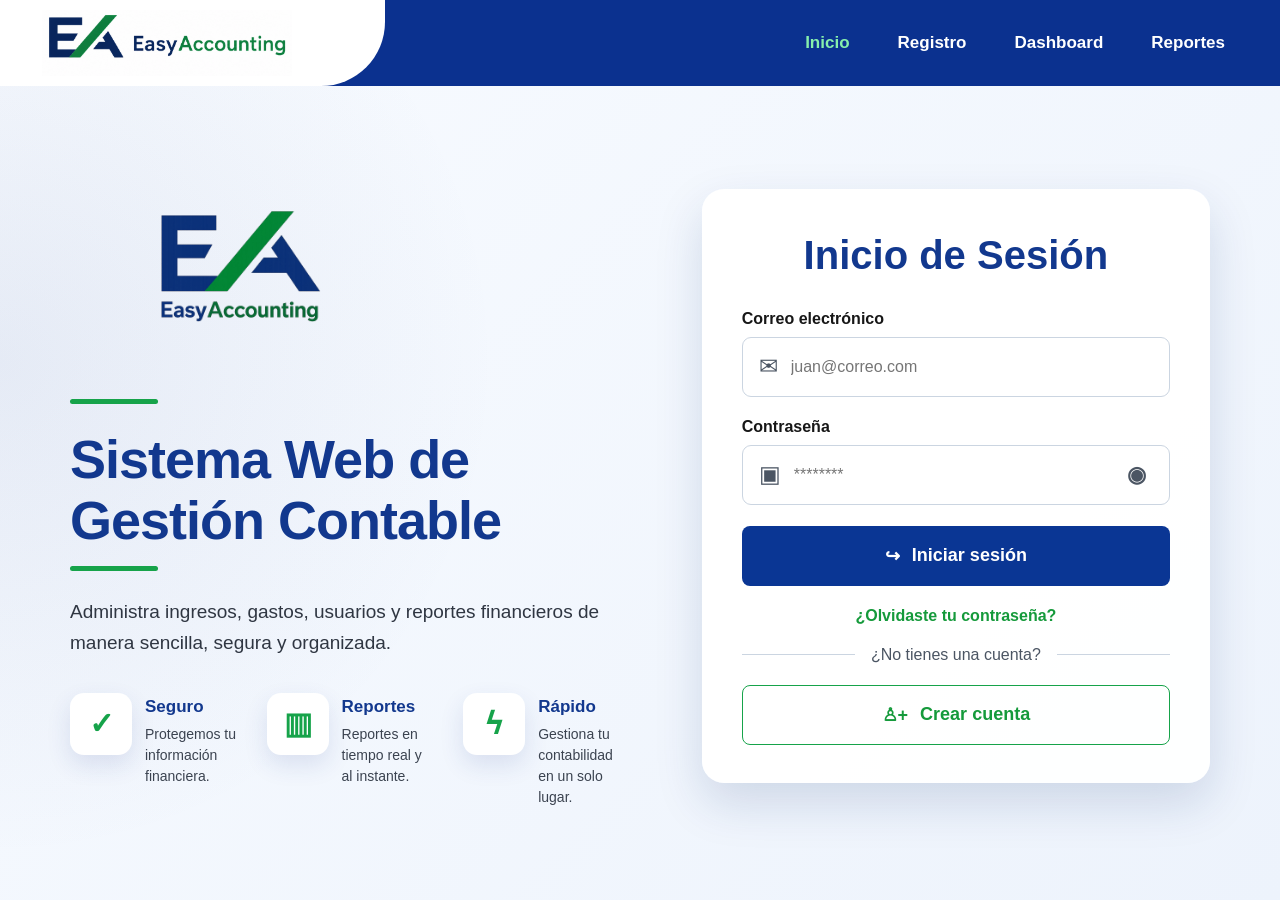
<file: index.html>
<!DOCTYPE html>
<html lang="es">

<head>
    <meta charset="UTF-8">
    <meta name="viewport" content="width=device-width, initial-scale=1.0">

    <title>EasyAccounting | Inicio de sesión</title>

    <link rel="stylesheet" href="styles.css">
</head>

<body class="inicio-body">

    <!-- Encabezado -->
    <header class="inicio-navbar">

        <div class="inicio-logo">
            <img
                src="img/logo.png"
                alt="Logo de EasyAccounting"
            >
        </div>

        <nav aria-label="Navegación principal">
            <a class="enlace-activo" href="index.html">Inicio</a>
            <a href="registro.html">Registro</a>
            <a href="dashboard.html">Dashboard</a>
            <a href="reportes.html">Reportes</a>
        </nav>

    </header>

    <!-- Contenido principal -->
    <main class="inicio-hero">

        <!-- Presentación -->
        <section class="inicio-presentacion">

            <img
                class="logo-principal"
                src="img/logo-grande.png"
                alt="Logo principal de EasyAccounting"
            >

            <div class="linea-verde"></div>

            <h1>
                Sistema Web de<br>
                Gestión Contable
            </h1>

            <div class="linea-verde"></div>

            <p class="descripcion-inicio">
                Administra ingresos, gastos, usuarios y reportes financieros
                de manera sencilla, segura y organizada.
            </p>

            <div class="beneficios">

                <article class="beneficio">
                    <div class="beneficio-icono">✓</div>

                    <div>
                        <h3>Seguro</h3>
                        <p>Protegemos tu información financiera.</p>
                    </div>
                </article>

                <article class="beneficio">
                    <div class="beneficio-icono">▥</div>

                    <div>
                        <h3>Reportes</h3>
                        <p>Reportes en tiempo real y al instante.</p>
                    </div>
                </article>

                <article class="beneficio">
                    <div class="beneficio-icono">ϟ</div>

                    <div>
                        <h3>Rápido</h3>
                        <p>Gestiona tu contabilidad en un solo lugar.</p>
                    </div>
                </article>

            </div>

        </section>

        <!-- Inicio de sesión -->
        <section class="inicio-login" aria-labelledby="titulo-login">

            <h2 id="titulo-login">Inicio de Sesión</h2>

            <form action="dashboard.html" method="get">

                <div class="campo-login">
                    <label for="correo">Correo electrónico</label>

                    <div class="input-login">
                        <span aria-hidden="true">✉</span>

                        <input
                            type="email"
                            id="correo"
                            name="correo"
                            placeholder="juan@correo.com"
                            autocomplete="email"
                            required
                        >
                    </div>
                </div>

                <div class="campo-login">
                    <label for="contrasena">Contraseña</label>

                    <div class="input-login">
                        <span aria-hidden="true">▣</span>

                        <input
                            type="password"
                            id="contrasena"
                            name="contrasena"
                            placeholder="********"
                            autocomplete="current-password"
                            required
                        >

                        <button
                            class="mostrar-contrasena"
                            type="button"
                            aria-label="Mostrar contraseña"
                            onclick="mostrarContrasena()"
                        >
                            ◉
                        </button>
                    </div>
                </div>

                <button class="boton-login" type="submit">
                    <span>↪</span>
                    Iniciar sesión
                </button>

            </form>

            <a class="recuperar-enlace" href="error.html">
                ¿Olvidaste tu contraseña?
            </a>

            <div class="separador-registro">
                <span>¿No tienes una cuenta?</span>
            </div>

            <a class="boton-crear-cuenta" href="registro.html">
                <span>♙+</span>
                Crear cuenta
            </a>

        </section>

    </main>

    <script>
        function mostrarContrasena() {
            const campo = document.getElementById("contrasena");
            const boton = document.querySelector(".mostrar-contrasena");

            const mostrar = campo.type === "password";

            campo.type = mostrar ? "text" : "password";
            boton.textContent = mostrar ? "◎" : "◉";
            boton.setAttribute(
                "aria-label",
                mostrar ? "Ocultar contraseña" : "Mostrar contraseña"
            );
        }
    </script>

<script src="script.js"></script>

</body>

</html>
</file>
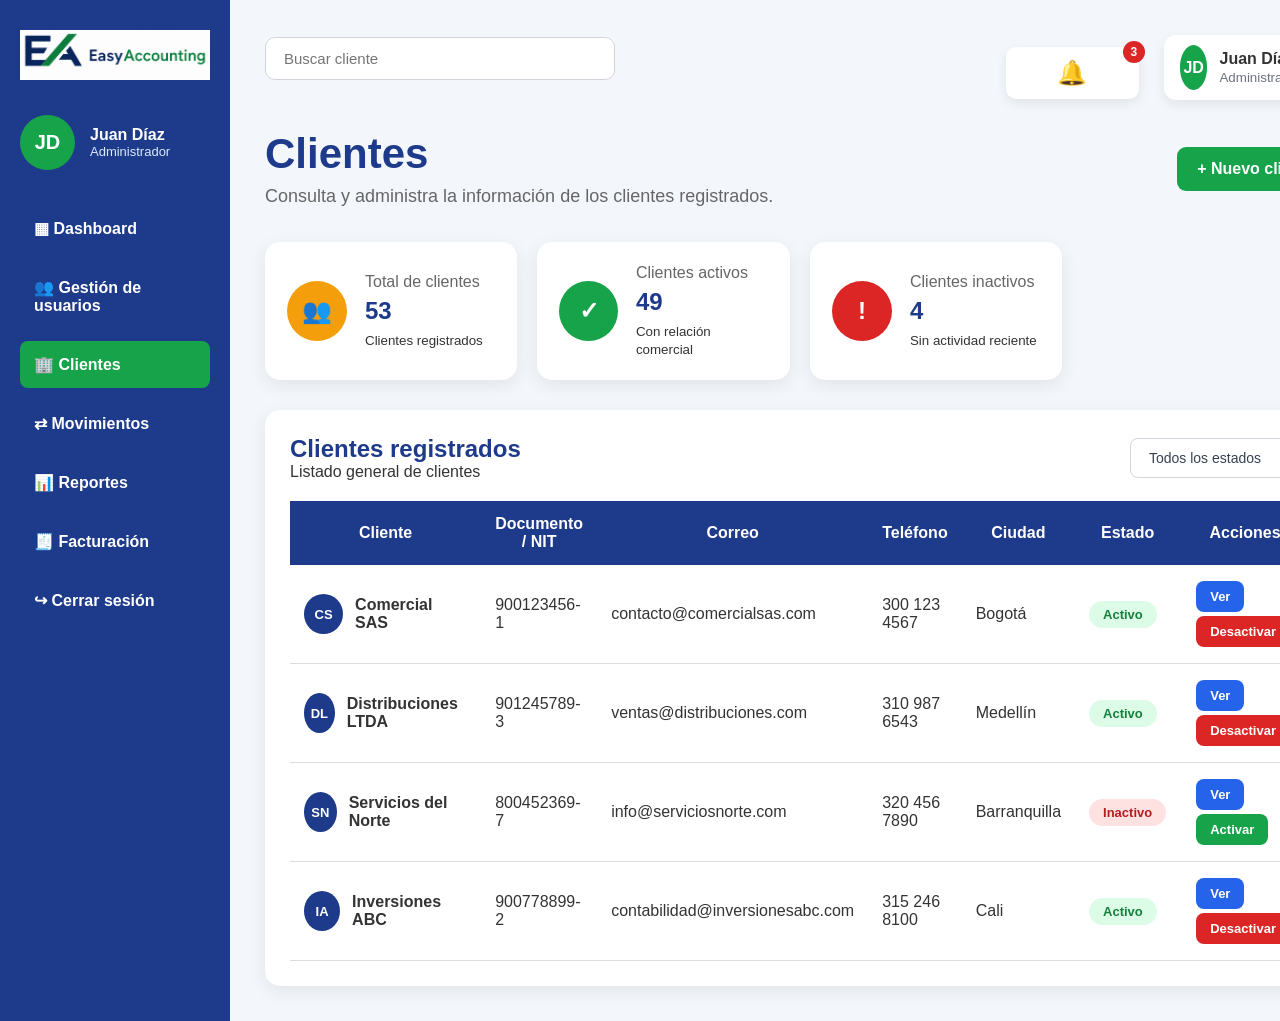
<file: clientes.html>
<!DOCTYPE html>
<html lang="es">

<head>
    <meta charset="UTF-8">
    <meta name="viewport" content="width=device-width, initial-scale=1.0">

    <title>EasyAccounting | Clientes</title>

    <link rel="stylesheet" href="styles.css">
</head>

<body class="dashboard-body">

    <div class="app-layout">

        <aside class="sidebar">

            <div class="sidebar-logo">
                <img src="img/logo.png" alt="Logo EasyAccounting">
            </div>

            <div class="usuario">
                <div class="avatar">JD</div>

                <div>
                    <strong>Juan Díaz</strong>
                    <span>Administrador</span>
                </div>
            </div>

            <nav class="sidebar-menu">

                <a href="dashboard.html">
                    <span>▦</span>
                    Dashboard
                </a>

                <a href="usuarios.html">
                    <span>👥</span>
                    Gestión de usuarios
                </a>

                <a class="activo" href="clientes.html">
                    <span>🏢</span>
                    Clientes
                </a>

                <a href="movimientos.html">
                    <span>⇄</span>
                    Movimientos
                </a>

                <a href="reportes.html">
                    <span>📊</span>
                    Reportes
                </a>

                <a href="facturas.html">
                    <span>🧾</span>
                    Facturación
                </a>

                <a href="index.html">
                    <span>↪</span>
                    Cerrar sesión
                </a>

            </nav>

        </aside>

        <main class="dashboard-main">

            <header class="topbar">

                <div class="topbar-busqueda">
                    <input
                         class="buscador-tabla"
                        type="search"
                        placeholder="Buscar cliente"
                        aria-label="Buscar cliente"
                    >
                </div>

                <div class="topbar-acciones">

                    <button class="notificacion" type="button" aria-label="Notificaciones">
                        🔔
                        <span>3</span>
                    </button>

                    <div class="perfil-usuario">
                        <div class="perfil-avatar">JD</div>

                        <div>
                            <strong>Juan Díaz</strong>
                            <small>Administrador</small>
                        </div>
                    </div>

                </div>

            </header>

            <section class="encabezado-dashboard">

                <div>
                    <h1>Clientes</h1>

                    <p>
                        Consulta y administra la información de los clientes registrados.
                    </p>
                </div>

                <a class="boton-nuevo" href="#" id="nuevo-cliente">
                    + Nuevo cliente
                </a>

            </section>

            <section class="resumen-grid clientes-resumen">

                <article class="resumen-card">

                    <div class="resumen-icon usuario-icon">👥</div>

                    <div>
                        <span>Total de clientes</span>
                        <h2>53</h2>
                        <small>Clientes registrados</small>
                    </div>

                </article>

                <article class="resumen-card">

                    <div class="resumen-icon ingreso-icon">✓</div>

                    <div>
                        <span>Clientes activos</span>
                        <h2>49</h2>
                        <small>Con relación comercial</small>
                    </div>

                </article>

                <article class="resumen-card">

                    <div class="resumen-icon gasto-icon">!</div>

                    <div>
                        <span>Clientes inactivos</span>
                        <h2>4</h2>
                        <small>Sin actividad reciente</small>
                    </div>

                </article>

            </section>

            <section class="panel">

                <div class="panel-header">

                    <div>
                        <h2>Clientes registrados</h2>
                        <span>Listado general de clientes</span>
                    </div>

                    <select class="filtro-usuarios">
                        <option>Todos los estados</option>
                        <option>Activos</option>
                        <option>Inactivos</option>
                    </select>

                </div>

                <div class="tabla-responsive">

                    <table class="tabla-dashboard">

                        <thead>
                            <tr>
                                <th>Cliente</th>
                                <th>Documento / NIT</th>
                                <th>Correo</th>
                                <th>Teléfono</th>
                                <th>Ciudad</th>
                                <th>Estado</th>
                                <th>Acciones</th>
                            </tr>
                        </thead>

                        <tbody>

                            <tr>
                                <td>
                                    <div class="usuario-tabla">
                                        <div class="mini-avatar">CS</div>
                                        <strong>Comercial SAS</strong>
                                    </div>
                                </td>

                                <td>900123456-1</td>
                                <td>contacto@comercialsas.com</td>
                                <td>300 123 4567</td>
                                <td>Bogotá</td>

                                <td>
                                    <span class="estado-cliente cliente-activo">
                                        Activo
                                    </span>
                                </td>

                                <td>
                                    <button class="boton-accion editar">
                                        Ver
                                    </button>

                                    <button class="boton-accion desactivar">
                                        Desactivar
                                    </button>
                                </td>
                            </tr>

                            <tr>
                                <td>
                                    <div class="usuario-tabla">
                                        <div class="mini-avatar">DL</div>
                                        <strong>Distribuciones LTDA</strong>
                                    </div>
                                </td>

                                <td>901245789-3</td>
                                <td>ventas@distribuciones.com</td>
                                <td>310 987 6543</td>
                                <td>Medellín</td>

                                <td>
                                    <span class="estado-cliente cliente-activo">
                                        Activo
                                    </span>
                                </td>

                                <td>
                                    <button class="boton-accion editar">
                                        Ver
                                    </button>

                                    <button class="boton-accion desactivar">
                                        Desactivar
                                    </button>
                                </td>
                            </tr>

                            <tr>
                                <td>
                                    <div class="usuario-tabla">
                                        <div class="mini-avatar">SN</div>
                                        <strong>Servicios del Norte</strong>
                                    </div>
                                </td>

                                <td>800452369-7</td>
                                <td>info@serviciosnorte.com</td>
                                <td>320 456 7890</td>
                                <td>Barranquilla</td>

                                <td>
                                    <span class="estado-cliente cliente-inactivo">
                                        Inactivo
                                    </span>
                                </td>

                                <td>
                                    <button class="boton-accion editar">
                                        Ver
                                    </button>

                                    <button class="boton-accion activar">
                                        Activar
                                    </button>
                                </td>
                            </tr>

                            <tr>
                                <td>
                                    <div class="usuario-tabla">
                                        <div class="mini-avatar">IA</div>
                                        <strong>Inversiones ABC</strong>
                                    </div>
                                </td>

                                <td>900778899-2</td>
                                <td>contabilidad@inversionesabc.com</td>
                                <td>315 246 8100</td>
                                <td>Cali</td>

                                <td>
                                    <span class="estado-cliente cliente-activo">
                                        Activo
                                    </span>
                                </td>

                                <td>
                                    <button class="boton-accion editar">
                                        Ver
                                    </button>

                                    <button class="boton-accion desactivar">
                                        Desactivar
                                    </button>
                                </td>
                            </tr>

                        </tbody>

                    </table>

                </div>

            </section>

        </main>

    </div>
<script>
document.getElementById("nuevo-cliente").addEventListener("click", function(evento) {
    evento.preventDefault();
    alert("Formulario para registrar un nuevo cliente");
});
</script>
<script src="script.js"></script>

</body>

</html>
</file>
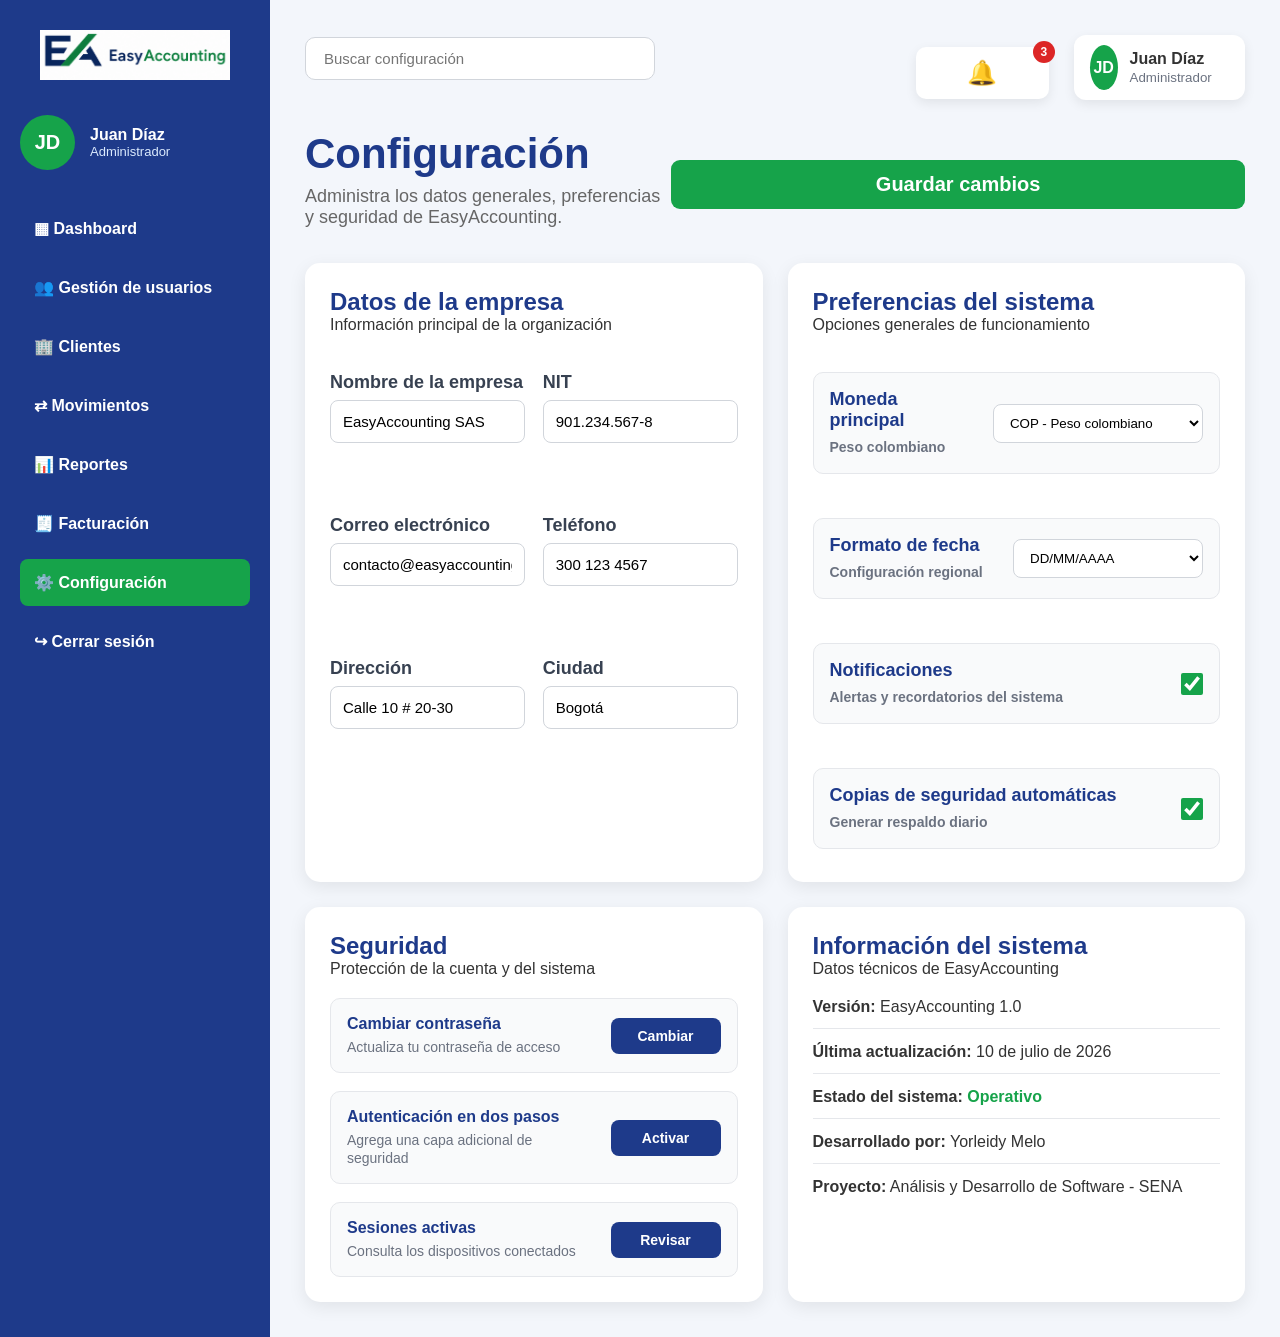
<file: configuracion.html>
<!DOCTYPE html>
<html lang="es">

<head>
    <meta charset="UTF-8">
    <meta name="viewport" content="width=device-width, initial-scale=1.0">

    <title>EasyAccounting | Configuración</title>

    <link rel="stylesheet" href="styles.css">
</head>

<body class="dashboard-body">

    <div class="app-layout">

        <aside class="sidebar">

            <div class="sidebar-logo">
                <img src="img/logo.png" alt="Logo EasyAccounting">
            </div>

            <div class="usuario">
                <div class="avatar">JD</div>

                <div>
                    <strong>Juan Díaz</strong>
                    <span>Administrador</span>
                </div>
            </div>

            <nav class="sidebar-menu">

                <a href="dashboard.html">
                    <span>▦</span>
                    Dashboard
                </a>

                <a href="usuarios.html">
                    <span>👥</span>
                    Gestión de usuarios
                </a>

                <a href="clientes.html">
                    <span>🏢</span>
                    Clientes
                </a>

                <a href="movimientos.html">
                    <span>⇄</span>
                    Movimientos
                </a>

                <a href="reportes.html">
                    <span>📊</span>
                    Reportes
                </a>

                <a href="facturas.html">
                    <span>🧾</span>
                    Facturación
                </a>

                <a class="activo" href="configuracion.html">
                    <span>⚙️</span>
                    Configuración
                </a>

                <a href="index.html">
                    <span>↪</span>
                    Cerrar sesión
                </a>

            </nav>

        </aside>

        <main class="dashboard-main">

            <header class="topbar">

                <div class="topbar-busqueda">
                    <input
                        type="search"
                        placeholder="Buscar configuración"
                        aria-label="Buscar configuración"
                    >
                </div>

                <div class="topbar-acciones">

                    <button class="notificacion" type="button" aria-label="Notificaciones">
                        🔔
                        <span>3</span>
                    </button>

                    <div class="perfil-usuario">
                        <div class="perfil-avatar">JD</div>

                        <div>
                            <strong>Juan Díaz</strong>
                            <small>Administrador</small>
                        </div>
                    </div>

                </div>

            </header>

            <section class="encabezado-dashboard">

                <div>
                    <h1>Configuración</h1>

                    <p>
                        Administra los datos generales, preferencias y seguridad
                        de EasyAccounting.
                    </p>
                </div>

                <button class="boton-nuevo" type="button">
                    Guardar cambios
                </button>

            </section>

            <section class="configuracion-grid">

                <article class="panel">

                    <div class="panel-header">
                        <div>
                            <h2>Datos de la empresa</h2>
                            <span>Información principal de la organización</span>
                        </div>
                    </div>

                    <form class="formulario-configuracion">

                        <div class="campo-formulario">
                            <label for="empresa">Nombre de la empresa</label>
                            <input
                                type="text"
                                id="empresa"
                                value="EasyAccounting SAS"
                            >
                        </div>

                        <div class="campo-formulario">
                            <label for="nit">NIT</label>
                            <input
                                type="text"
                                id="nit"
                                value="901.234.567-8"
                            >
                        </div>

                        <div class="campo-formulario">
                            <label for="correo-empresa">Correo electrónico</label>
                            <input
                                type="email"
                                id="correo-empresa"
                                value="contacto@easyaccounting.com"
                            >
                        </div>

                        <div class="campo-formulario">
                            <label for="telefono-empresa">Teléfono</label>
                            <input
                                type="tel"
                                id="telefono-empresa"
                                value="300 123 4567"
                            >
                        </div>

                        <div class="campo-formulario">
                            <label for="direccion-empresa">Dirección</label>
                            <input
                                type="text"
                                id="direccion-empresa"
                                value="Calle 10 # 20-30"
                            >
                        </div>

                        <div class="campo-formulario">
                            <label for="ciudad-empresa">Ciudad</label>
                            <input
                                type="text"
                                id="ciudad-empresa"
                                value="Bogotá"
                            >
                        </div>

                    </form>

                </article>

                <article class="panel">

                    <div class="panel-header">
                        <div>
                            <h2>Preferencias del sistema</h2>
                            <span>Opciones generales de funcionamiento</span>
                        </div>
                    </div>

                    <div class="preferencias-lista">

                        <label class="preferencia-item">

                            <div>
                                <strong>Moneda principal</strong>
                                <span>Peso colombiano</span>
                            </div>

                            <select>
                                <option>COP - Peso colombiano</option>
                                <option>USD - Dólar estadounidense</option>
                                <option>EUR - Euro</option>
                            </select>

                        </label>

                        <label class="preferencia-item">

                            <div>
                                <strong>Formato de fecha</strong>
                                <span>Configuración regional</span>
                            </div>

                            <select>
                                <option>DD/MM/AAAA</option>
                                <option>MM/DD/AAAA</option>
                                <option>AAAA-MM-DD</option>
                            </select>

                        </label>

                        <label class="preferencia-item">

                            <div>
                                <strong>Notificaciones</strong>
                                <span>Alertas y recordatorios del sistema</span>
                            </div>

                            <input type="checkbox" checked>

                        </label>

                        <label class="preferencia-item">

                            <div>
                                <strong>Copias de seguridad automáticas</strong>
                                <span>Generar respaldo diario</span>
                            </div>

                            <input type="checkbox" checked>

                        </label>

                    </div>

                </article>

                <article class="panel">

                    <div class="panel-header">
                        <div>
                            <h2>Seguridad</h2>
                            <span>Protección de la cuenta y del sistema</span>
                        </div>
                    </div>

                    <div class="seguridad-lista">

                        <div class="seguridad-item">
                            <div>
                                <strong>Cambiar contraseña</strong>
                                <span>Actualiza tu contraseña de acceso</span>
                            </div>

                            <button type="button" class="boton-secundario-config">
                                Cambiar
                            </button>
                        </div>

                        <div class="seguridad-item">
                            <div>
                                <strong>Autenticación en dos pasos</strong>
                                <span>Agrega una capa adicional de seguridad</span>
                            </div>

                            <button type="button" class="boton-secundario-config">
                                Activar
                            </button>
                        </div>

                        <div class="seguridad-item">
                            <div>
                                <strong>Sesiones activas</strong>
                                <span>Consulta los dispositivos conectados</span>
                            </div>

                            <button type="button" class="boton-secundario-config">
                                Revisar
                            </button>
                        </div>

                    </div>

                </article>

                <article class="panel">

                    <div class="panel-header">
                        <div>
                            <h2>Información del sistema</h2>
                            <span>Datos técnicos de EasyAccounting</span>
                        </div>
                    </div>

                    <div class="informacion-sistema">

                        <p>
                            <strong>Versión:</strong>
                            EasyAccounting 1.0
                        </p>

                        <p>
                            <strong>Última actualización:</strong>
                            10 de julio de 2026
                        </p>

                        <p>
                            <strong>Estado del sistema:</strong>
                            <span class="estado">Operativo</span>
                        </p>

                        <p>
                            <strong>Desarrollado por:</strong>
                            Yorleidy Melo
                        </p>

                        <p>
                            <strong>Proyecto:</strong>
                            Análisis y Desarrollo de Software - SENA
                        </p>

                    </div>

                </article>

            </section>

        </main>

    </div>

<script src="script.js"></script>

</body>

</html>
</file>
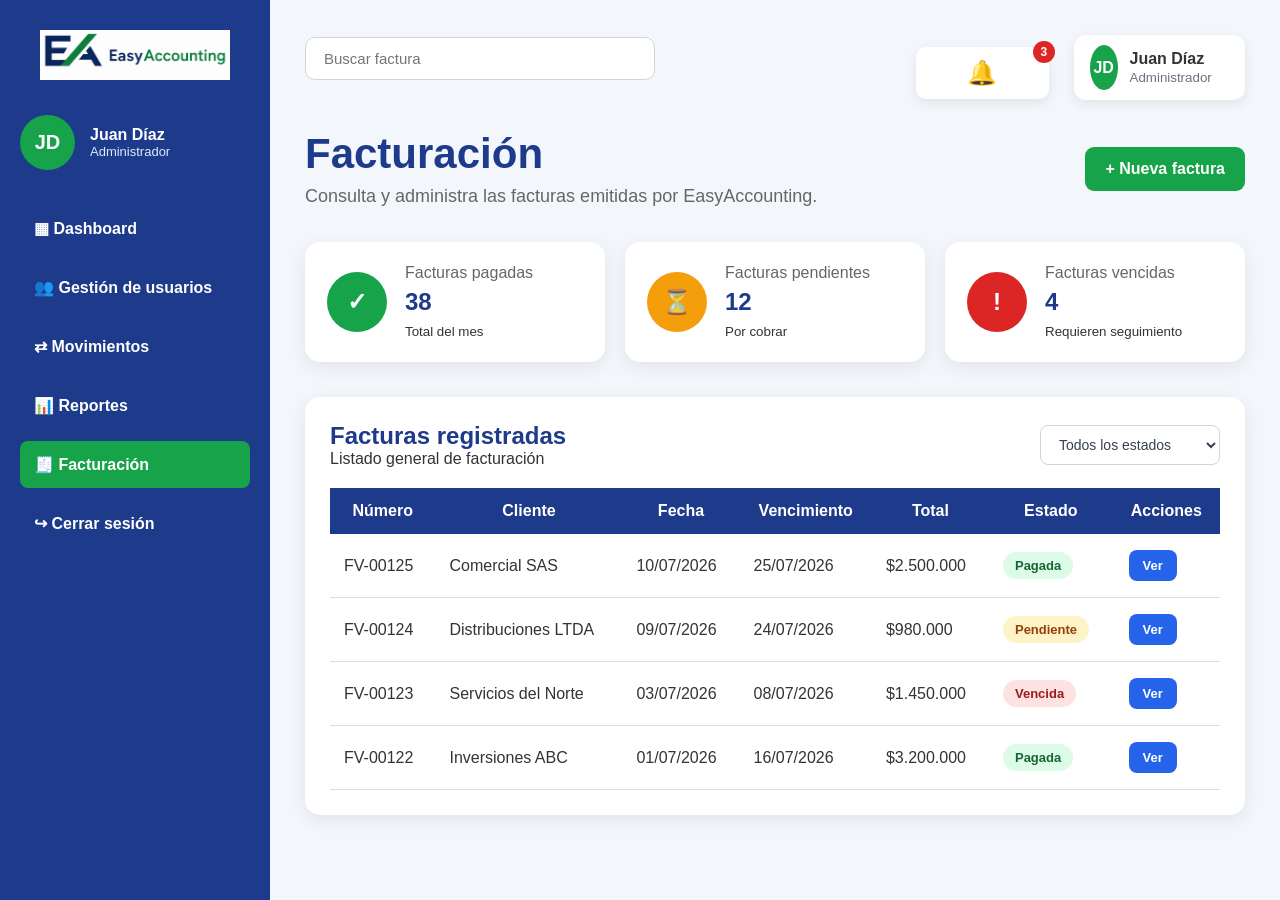
<file: facturas.html>
<!DOCTYPE html>
<html lang="es">

<head>
    <meta charset="UTF-8">
    <meta name="viewport" content="width=device-width, initial-scale=1.0">

    <title>EasyAccounting | Facturación</title>

    <link rel="stylesheet" href="styles.css">
</head>

<body class="dashboard-body">

    <div class="app-layout">

        <aside class="sidebar">

            <div class="sidebar-logo">
                <img src="img/logo.png" alt="Logo EasyAccounting">
            </div>

            <div class="usuario">
                <div class="avatar">JD</div>

                <div>
                    <strong>Juan Díaz</strong>
                    <span>Administrador</span>
                </div>
            </div>

            <nav class="sidebar-menu">

                <a href="dashboard.html">
                    <span>▦</span>
                    Dashboard
                </a>

                <a href="usuarios.html">
                    <span>👥</span>
                    Gestión de usuarios
                </a>

                <a href="movimientos.html">
                    <span>⇄</span>
                    Movimientos
                </a>

                <a href="reportes.html">
                    <span>📊</span>
                    Reportes
                </a>

                <a class="activo" href="facturas.html">
                    <span>🧾</span>
                    Facturación
                </a>

                <a href="index.html">
                    <span>↪</span>
                    Cerrar sesión
                </a>

            </nav>

        </aside>

        <main class="dashboard-main">

            <header class="topbar">

                <div class="topbar-busqueda">
                    <input
                        type="search"
                        placeholder="Buscar factura"
                        aria-label="Buscar factura"
                    >
                </div>

                <div class="topbar-acciones">

                    <button class="notificacion" type="button" aria-label="Notificaciones">
                        🔔
                        <span>3</span>
                    </button>

                    <div class="perfil-usuario">
                        <div class="perfil-avatar">JD</div>

                        <div>
                            <strong>Juan Díaz</strong>
                            <small>Administrador</small>
                        </div>
                    </div>

                </div>

            </header>

            <section class="encabezado-dashboard">

                <div>
                    <h1>Facturación</h1>

                    <p>
                        Consulta y administra las facturas emitidas por EasyAccounting.
                    </p>
                </div>

                <a class="boton-nuevo" id="nuevaFactura">
                    + Nueva factura
                </a>

            </section>

            <section class="resumen-grid facturas-resumen">

                <article class="resumen-card">
                    <div class="resumen-icon ingreso-icon">✓</div>

                    <div>
                        <span>Facturas pagadas</span>
                        <h2>38</h2>
                        <small>Total del mes</small>
                    </div>
                </article>

                <article class="resumen-card">
                    <div class="resumen-icon usuario-icon">⏳</div>

                    <div>
                        <span>Facturas pendientes</span>
                        <h2>12</h2>
                        <small>Por cobrar</small>
                    </div>
                </article>

                <article class="resumen-card">
                    <div class="resumen-icon gasto-icon">!</div>

                    <div>
                        <span>Facturas vencidas</span>
                        <h2>4</h2>
                        <small>Requieren seguimiento</small>
                    </div>
                </article>

            </section>

            <section class="panel">

                <div class="panel-header">

                    <div>
                        <h2>Facturas registradas</h2>
                        <span>Listado general de facturación</span>
                    </div>

                    <select class="filtro-usuarios" id="filtroFacturas">
                        <option>Todos los estados</option>
                        <option>Pagadas</option>
                        <option>Pendientes</option>
                        <option>Vencidas</option>
                    </select>

                </div>

                <div class="tabla-responsive">

                    <table class="tabla-dashboard">

                        <thead>
                            <tr>
                                <th>Número</th>
                                <th>Cliente</th>
                                <th>Fecha</th>
                                <th>Vencimiento</th>
                                <th>Total</th>
                                <th>Estado</th>
                                <th>Acciones</th>
                            </tr>
                        </thead>

                        <tbody id="tablaFacturas">

                            <tr>
                                <td>FV-00125</td>
                                <td>Comercial SAS</td>
                                <td>10/07/2026</td>
                                <td>25/07/2026</td>
                                <td>$2.500.000</td>
                                <td>
                                    <span class="estado-factura pagada">
                                        Pagada
                                    </span>
                                </td>
                                <td>
                                    <button class="boton-accion editar">
                                        Ver
                                    </button>
                                </td>
                            </tr>

                            <tr>
                                <td>FV-00124</td>
                                <td>Distribuciones LTDA</td>
                                <td>09/07/2026</td>
                                <td>24/07/2026</td>
                                <td>$980.000</td>
                                <td>
                                    <span class="estado-factura pendiente">
                                        Pendiente
                                    </span>
                                </td>
                                <td>
                                    <button class="boton-accion editar">
                                        Ver
                                    </button>
                                </td>
                            </tr>

                            <tr>
                                <td>FV-00123</td>
                                <td>Servicios del Norte</td>
                                <td>03/07/2026</td>
                                <td>08/07/2026</td>
                                <td>$1.450.000</td>
                                <td>
                                    <span class="estado-factura vencida">
                                        Vencida
                                    </span>
                                </td>
                                <td>
                                    <button class="boton-accion editar">
                                        Ver
                                    </button>
                                </td>
                            </tr>

                            <tr>
                                <td>FV-00122</td>
                                <td>Inversiones ABC</td>
                                <td>01/07/2026</td>
                                <td>16/07/2026</td>
                                <td>$3.200.000</td>
                                <td>
                                    <span class="estado-factura pagada">
                                        Pagada
                                    </span>
                                </td>
                                <td>
                                    <button class="boton-accion editar">
                                        Ver
                                    </button>
                                </td>
                            </tr>

                        </tbody>

                    </table>

                </div>

            </section>

        </main>

    </div>

<script src="script.js"></script>

</body>

</html>
</file>
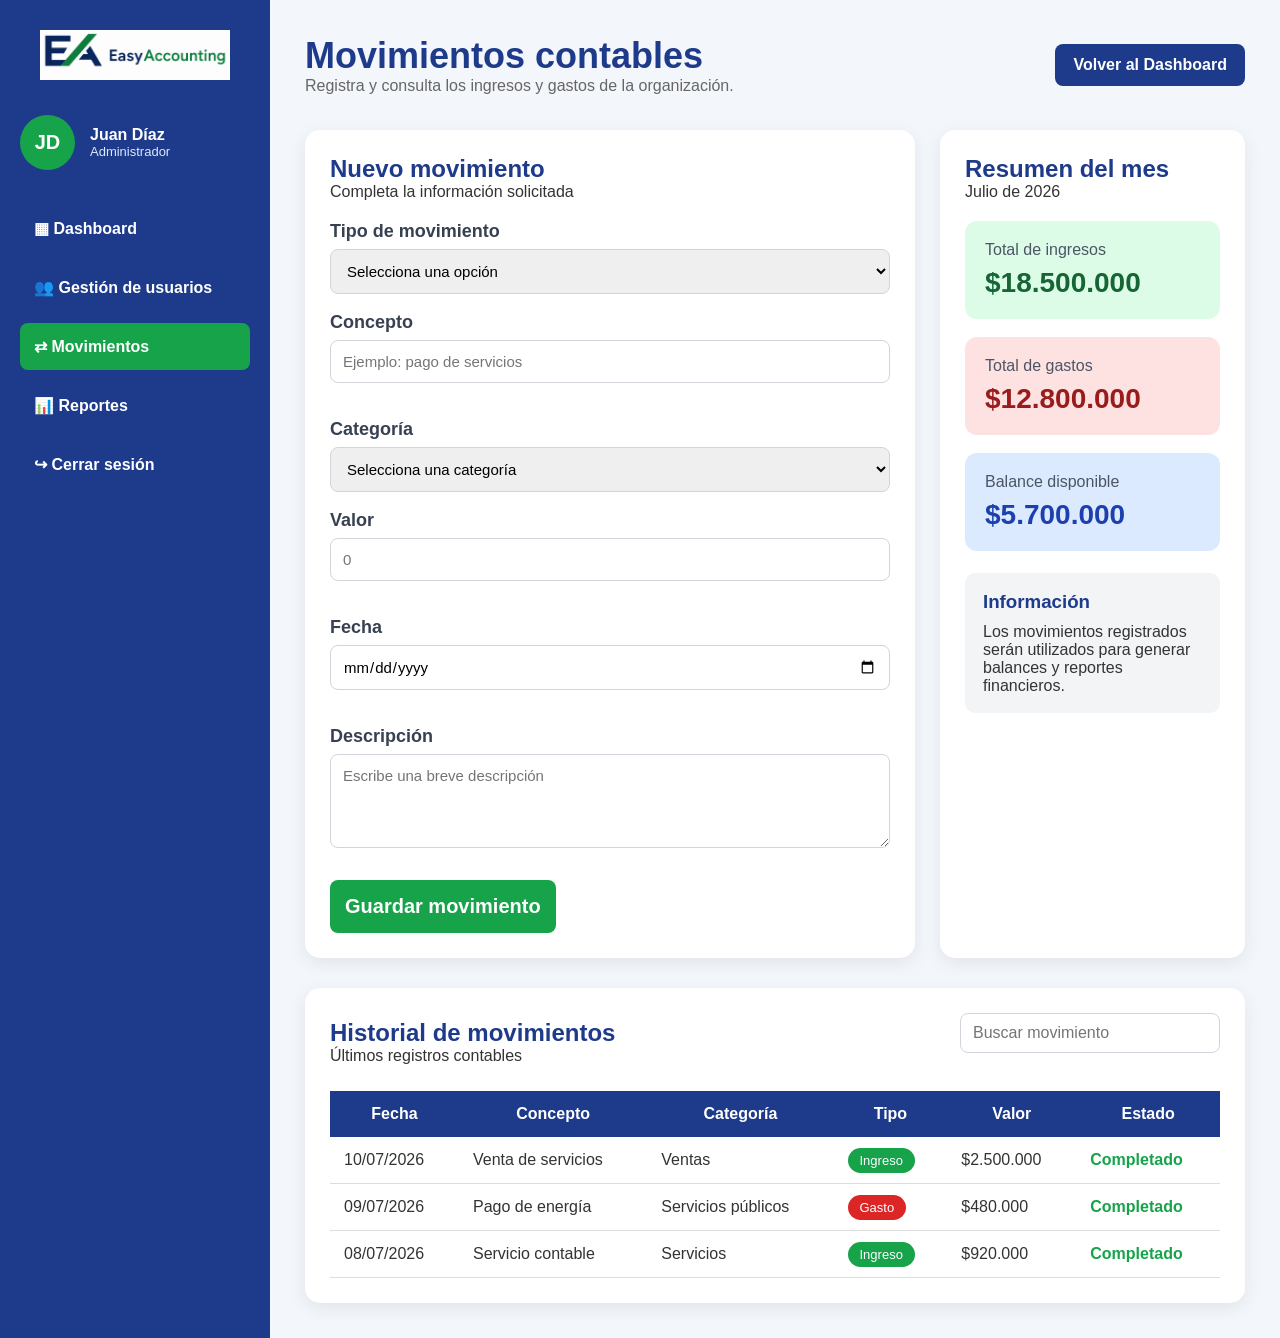
<file: movimientos.html>
<!DOCTYPE html>
<html lang="es">

<head>
    <meta charset="UTF-8">
    <meta name="viewport" content="width=device-width, initial-scale=1.0">

    <title>EasyAccounting | Movimientos contables</title>

    <link rel="stylesheet" href="styles.css">
</head>

<body class="dashboard-body">

    <div class="app-layout">

        <aside class="sidebar">

            <div class="sidebar-logo">
                <img src="img/logo.png" alt="Logo EasyAccounting">
            </div>

            <div class="usuario">
                <div class="avatar">JD</div>

                <div>
                    <strong>Juan Díaz</strong>
                    <span>Administrador</span>
                </div>
            </div>

            <nav class="sidebar-menu">

                <a href="dashboard.html">
                    <span>▦</span>
                    Dashboard
                </a>

                <a href="usuarios.html">
                    <span>👥</span>
                    Gestión de usuarios
                </a>

                <a class="activo" href="movimientos.html">
                    <span>⇄</span>
                    Movimientos
                </a>

                <a href="reportes.html">
                    <span>📊</span>
                    Reportes
                </a>

                <a href="index.html">
                    <span>↪</span>
                    Cerrar sesión
                </a>

            </nav>

        </aside>

        <main class="dashboard-main">

            <header class="dashboard-header">

                <div>
                    <h1>Movimientos contables</h1>
                    <p>Registra y consulta los ingresos y gastos de la organización.</p>
                </div>

                <a class="boton-volver" href="dashboard.html">
                    Volver al Dashboard
                </a>

            </header>

            <section class="movimientos-layout">

                <article class="panel formulario-movimiento">

                    <div class="panel-header">
                        <div>
                            <h2>Nuevo movimiento</h2>
                            <span>Completa la información solicitada</span>
                        </div>
                    </div>

                    <form>

                        <div class="campo-formulario">
                            <label for="tipo">Tipo de movimiento</label>

                            <select id="tipo" required>
                                <option value="">Selecciona una opción</option>
                                <option>Ingreso</option>
                                <option>Gasto</option>
                            </select>
                        </div>

                        <div class="campo-formulario">
                            <label for="concepto">Concepto</label>

                            <input
                                type="text"
                                id="concepto"
                                placeholder="Ejemplo: pago de servicios"
                                required
                            >
                        </div>

                        <div class="campo-formulario">
                            <label for="categoria">Categoría</label>

                            <select id="categoria" required>
                                <option value="">Selecciona una categoría</option>
                                <option>Ventas</option>
                                <option>Servicios</option>
                                <option>Nómina</option>
                                <option>Arriendo</option>
                                <option>Servicios públicos</option>
                                <option>Otros</option>
                            </select>
                        </div>

                        <div class="campo-formulario">
                            <label for="valor">Valor</label>

                            <input
                                type="number"
                                id="valor"
                                min="1"
                                placeholder="0"
                                required
                            >
                        </div>

                        <div class="campo-formulario">
                            <label for="fecha">Fecha</label>

                            <input
                                type="date"
                                id="fecha"
                                required
                            >
                        </div>

                        <div class="campo-formulario">
                            <label for="descripcion">Descripción</label>

                            <textarea
                                id="descripcion"
                                rows="4"
                                placeholder="Escribe una breve descripción"
                            ></textarea>
                        </div>

                        <button type="submit" class="boton-guardar">
                            Guardar movimiento
                        </button>

                    </form>

                </article>

                <article class="panel resumen-movimientos">

                    <div class="panel-header">
                        <div>
                            <h2>Resumen del mes</h2>
                            <span>Julio de 2026</span>
                        </div>
                    </div>

                    <div class="resumen-financiero ingreso-resumen">
                        <span>Total de ingresos</span>
                        <strong>$18.500.000</strong>
                    </div>

                    <div class="resumen-financiero gasto-resumen">
                        <span>Total de gastos</span>
                        <strong>$12.800.000</strong>
                    </div>

                    <div class="resumen-financiero balance-resumen">
                        <span>Balance disponible</span>
                        <strong>$5.700.000</strong>
                    </div>

                    <div class="informacion-adicional">
                        <h3>Información</h3>

                        <p>
                            Los movimientos registrados serán utilizados para
                            generar balances y reportes financieros.
                        </p>
                    </div>

                </article>

            </section>

            <section class="panel movimientos-panel">

                <div class="panel-header">
                    <div>
                        <h2>Historial de movimientos</h2>
                        <span>Últimos registros contables</span>
                    </div>

                    <input
                        class="buscador-tabla"
                        type="search"
                        placeholder="Buscar movimiento"
                    >
                </div>

                <div class="tabla-responsive">

                    <table class="tabla-dashboard">

                        <thead>
                            <tr>
                                <th>Fecha</th>
                                <th>Concepto</th>
                                <th>Categoría</th>
                                <th>Tipo</th>
                                <th>Valor</th>
                                <th>Estado</th>
                            </tr>
                        </thead>

                        <tbody>

                            <tr>
                                <td>10/07/2026</td>
                                <td>Venta de servicios</td>
                                <td>Ventas</td>
                                <td><span class="tipo ingreso">Ingreso</span></td>
                                <td>$2.500.000</td>
                                <td><span class="estado">Completado</span></td>
                            </tr>

                            <tr>
                                <td>09/07/2026</td>
                                <td>Pago de energía</td>
                                <td>Servicios públicos</td>
                                <td><span class="tipo gasto">Gasto</span></td>
                                <td>$480.000</td>
                                <td><span class="estado">Completado</span></td>
                            </tr>

                            <tr>
                                <td>08/07/2026</td>
                                <td>Servicio contable</td>
                                <td>Servicios</td>
                                <td><span class="tipo ingreso">Ingreso</span></td>
                                <td>$920.000</td>
                                <td><span class="estado">Completado</span></td>
                            </tr>

                        </tbody>

                    </table>

                </div>

            </section>

        </main>

    </div>

<script src="script.js"></script>

</body>

</html>
</file>
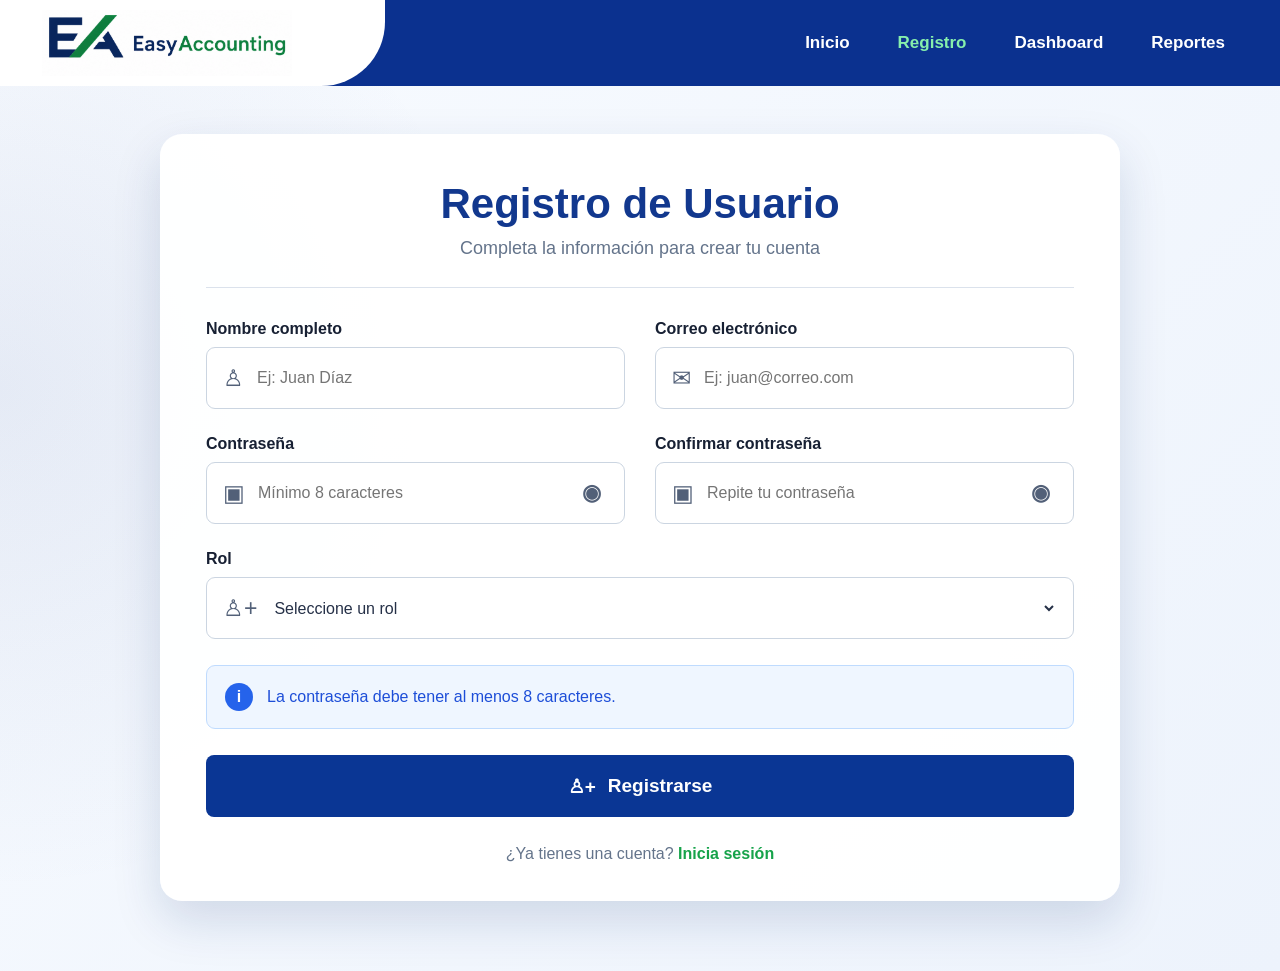
<file: registro.html>
<!DOCTYPE html>
<html lang="es">

<head>
    <meta charset="UTF-8">
    <meta name="viewport" content="width=device-width, initial-scale=1.0">

    <title>EasyAccounting | Registro</title>

    <link rel="stylesheet" href="styles.css">
</head>

<body class="registro-body">

    <!-- Encabezado -->
    <header class="inicio-navbar">

        <div class="inicio-logo">
            <img
                src="img/logo.png"
                alt="Logo de EasyAccounting"
            >
        </div>

        <nav aria-label="Navegación principal">
            <a href="index.html">Inicio</a>
            <a class="enlace-activo" href="registro.html">Registro</a>
            <a href="dashboard.html">Dashboard</a>
            <a href="reportes.html">Reportes</a>
        </nav>

    </header>

    <!-- Contenido -->
    <main class="registro-contenedor">

        <section class="registro-tarjeta">

            <div class="registro-encabezado">
                <h1>Registro de Usuario</h1>

                <p>
                    Completa la información para crear tu cuenta
                </p>
            </div>

            <form
                class="registro-formulario"
                action="dashboard.html"
                method="get"
            >

                <!-- Nombre -->
                <div class="registro-campo">

                    <label for="nombre">
                        Nombre completo
                    </label>

                    <div class="registro-input">
                        <span aria-hidden="true">♙</span>

                        <input
                            type="text"
                            id="nombre"
                            name="nombre"
                            placeholder="Ej: Juan Díaz"
                            autocomplete="name"
                            required
                        >
                    </div>

                </div>

                <!-- Correo -->
                <div class="registro-campo">

                    <label for="correo-registro">
                        Correo electrónico
                    </label>

                    <div class="registro-input">
                        <span aria-hidden="true">✉</span>

                        <input
                            type="email"
                            id="correo-registro"
                            name="correo"
                            placeholder="Ej: juan@correo.com"
                            autocomplete="email"
                            required
                        >
                    </div>

                </div>

                <!-- Contraseña -->
                <div class="registro-campo">

                    <label for="clave-registro">
                        Contraseña
                    </label>

                    <div class="registro-input">
                        <span aria-hidden="true">▣</span>

                        <input
                            type="password"
                            id="clave-registro"
                            name="contrasena"
                            placeholder="Mínimo 8 caracteres"
                            minlength="8"
                            autocomplete="new-password"
                            required
                        >

                        <button
                            class="registro-ver-clave"
                            type="button"
                            data-target="clave-registro"
                            aria-label="Mostrar contraseña"
                        >
                            ◉
                        </button>
                    </div>

                </div>

                <!-- Confirmar contraseña -->
                <div class="registro-campo">

                    <label for="confirmar-clave">
                        Confirmar contraseña
                    </label>

                    <div class="registro-input">
                        <span aria-hidden="true">▣</span>

                        <input
                            type="password"
                            id="confirmar-clave"
                            name="confirmarContrasena"
                            placeholder="Repite tu contraseña"
                            minlength="8"
                            autocomplete="new-password"
                            required
                        >

                        <button
                            class="registro-ver-clave"
                            type="button"
                            data-target="confirmar-clave"
                            aria-label="Mostrar contraseña"
                        >
                            ◉
                        </button>
                    </div>

                </div>

                <!-- Rol -->
                <div class="registro-campo registro-campo-completo">

                    <label for="rol">
                        Rol
                    </label>

                    <div class="registro-input">
                        <span aria-hidden="true">♙+</span>

                        <select
                            id="rol"
                            name="rol"
                            required
                        >
                            <option value="" selected disabled>
                                Seleccione un rol
                            </option>

                            <option value="administrador">
                                Administrador
                            </option>

                            <option value="auxiliar">
                                Auxiliar contable
                            </option>

                            <option value="empleado">
                                Empleado
                            </option>
                        </select>
                    </div>

                </div>

                <!-- Mensaje -->
                <div class="registro-ayuda registro-campo-completo">
                    <span aria-hidden="true">i</span>

                    <p>
                        La contraseña debe tener al menos 8 caracteres.
                    </p>
                </div>

                <!-- Botón -->
                <button
                    class="registro-boton registro-campo-completo"
                    type="submit"
                >
                    <span>♙+</span>
                    Registrarse
                </button>

            </form>

            <p class="registro-iniciar">
                ¿Ya tienes una cuenta?
                <a href="index.html">Inicia sesión</a>
            </p>

        </section>

    </main>

    <script>
        const botonesClave = document.querySelectorAll(
            ".registro-ver-clave"
        );

        botonesClave.forEach((boton) => {
            boton.addEventListener("click", () => {
                const campo = document.getElementById(
                    boton.dataset.target
                );

                const mostrar = campo.type === "password";

                campo.type = mostrar ? "text" : "password";
                boton.textContent = mostrar ? "◎" : "◉";

                boton.setAttribute(
                    "aria-label",
                    mostrar
                        ? "Ocultar contraseña"
                        : "Mostrar contraseña"
                );
            });
        });

        const formulario = document.querySelector(
            ".registro-formulario"
        );

        formulario.addEventListener("submit", (evento) => {
            const clave = document.getElementById(
                "clave-registro"
            ).value;

            const confirmacion = document.getElementById(
                "confirmar-clave"
            ).value;

            if (clave !== confirmacion) {
                evento.preventDefault();

                alert(
                    "Las contraseñas no coinciden. Verifica la información."
                );
            }
        });
    </script>

<script src="script.js"></script>

</body>

</html>
</file>
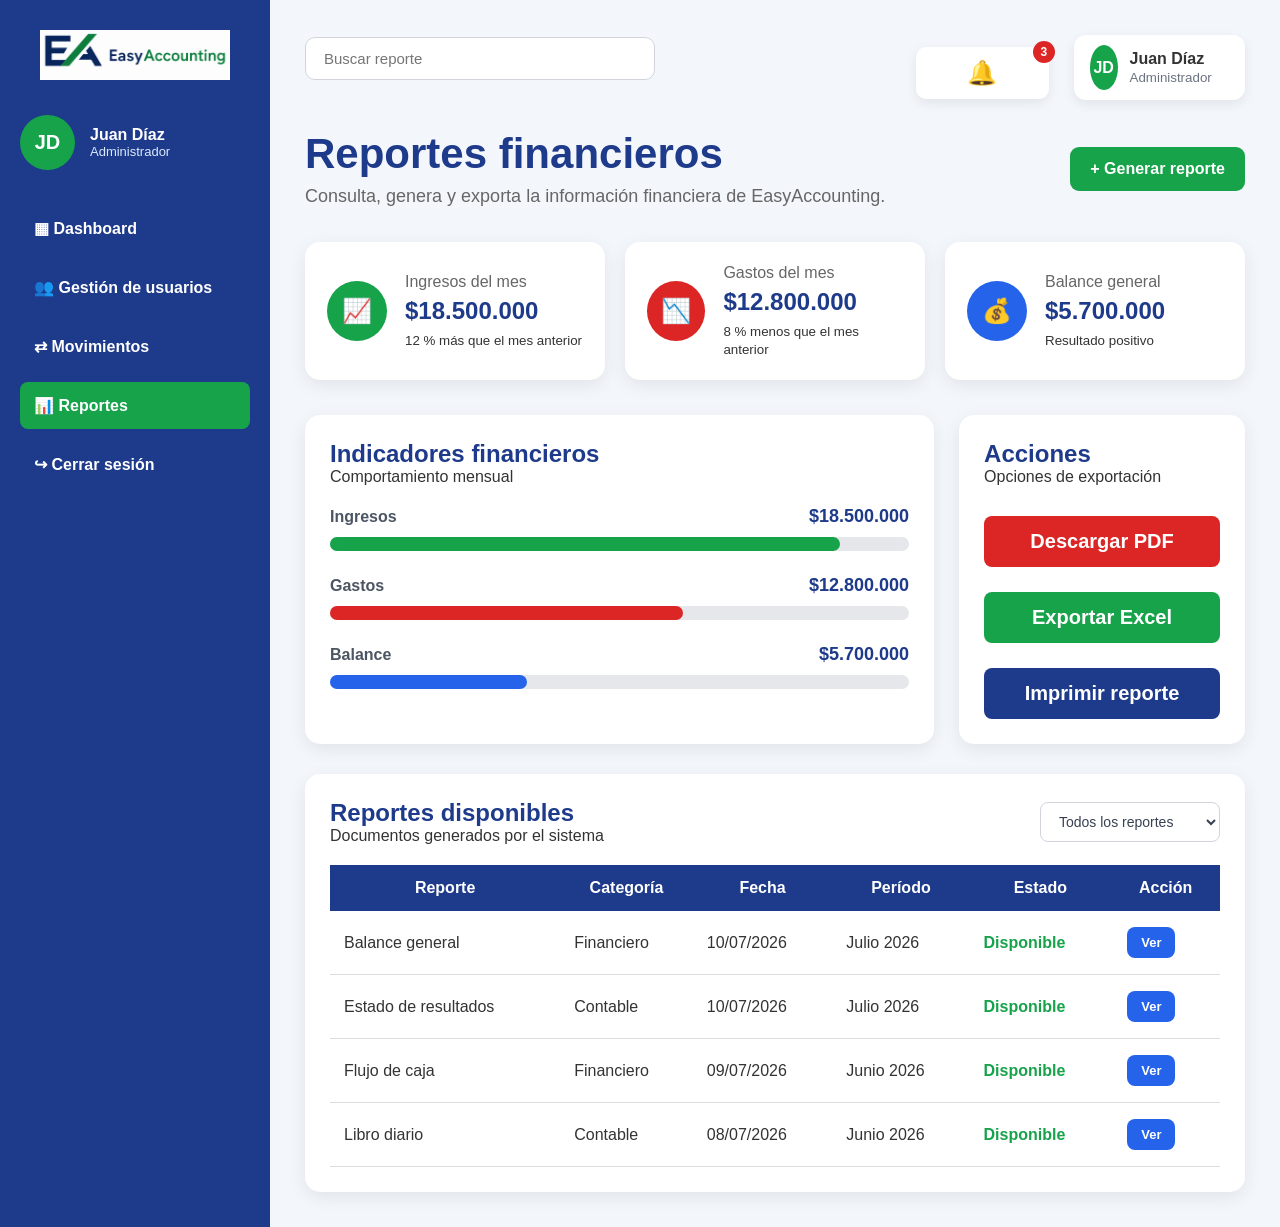
<file: reportes.html>
<!DOCTYPE html>
<html lang="es">

<head>
    <meta charset="UTF-8">
    <meta name="viewport" content="width=device-width, initial-scale=1.0">

    <title>EasyAccounting | Reportes financieros</title>

    <link rel="stylesheet" href="styles.css">
</head>

<body class="dashboard-body">

    <div class="app-layout">

        <aside class="sidebar">

            <div class="sidebar-logo">
                <img src="img/logo.png" alt="Logo EasyAccounting">
            </div>

            <div class="usuario">
                <div class="avatar">JD</div>

                <div>
                    <strong>Juan Díaz</strong>
                    <span>Administrador</span>
                </div>
            </div>

            <nav class="sidebar-menu">

                <a href="dashboard.html">
                    <span>▦</span>
                    Dashboard
                </a>

                <a href="usuarios.html">
                    <span>👥</span>
                    Gestión de usuarios
                </a>

                <a href="movimientos.html">
                    <span>⇄</span>
                    Movimientos
                </a>

                <a class="activo" href="reportes.html">
                    <span>📊</span>
                    Reportes
                </a>

                <a href="index.html">
                    <span>↪</span>
                    Cerrar sesión
                </a>

            </nav>

        </aside>

        <main class="dashboard-main">

            <header class="topbar">

                <div class="topbar-busqueda">
                    <input
                        type="search"
                        placeholder="Buscar reporte"
                        aria-label="Buscar reporte"
                    >
                </div>

                <div class="topbar-acciones">

                    <button class="notificacion" type="button" aria-label="Notificaciones">
                        🔔
                        <span>3</span>
                    </button>

                    <div class="perfil-usuario">
                        <div class="perfil-avatar">JD</div>

                        <div>
                            <strong>Juan Díaz</strong>
                            <small>Administrador</small>
                        </div>
                    </div>

                </div>

            </header>

            <section class="encabezado-dashboard">

                <div>
                    <h1>Reportes financieros</h1>

                    <p>
                        Consulta, genera y exporta la información financiera
                        de EasyAccounting.
                    </p>
                </div>

                <a class="boton-nuevo" href="#">
                    + Generar reporte
                </a>

            </section>

            <section class="resumen-grid reportes-resumen">

                <article class="resumen-card">
                    <div class="resumen-icon ingreso-icon">📈</div>

                    <div>
                        <span>Ingresos del mes</span>
                        <h2>$18.500.000</h2>
                        <small>12 % más que el mes anterior</small>
                    </div>
                </article>

                <article class="resumen-card">
                    <div class="resumen-icon gasto-icon">📉</div>

                    <div>
                        <span>Gastos del mes</span>
                        <h2>$12.800.000</h2>
                        <small>8 % menos que el mes anterior</small>
                    </div>
                </article>

                <article class="resumen-card">
                    <div class="resumen-icon balance-icon">💰</div>

                    <div>
                        <span>Balance general</span>
                        <h2>$5.700.000</h2>
                        <small>Resultado positivo</small>
                    </div>
                </article>

            </section>

            <section class="dashboard-columns">

                <article class="panel">

                    <div class="panel-header">
                        <div>
                            <h2>Indicadores financieros</h2>
                            <span>Comportamiento mensual</span>
                        </div>
                    </div>

                    <div class="grafico-reportes">

                        <div class="indicador-item">
                            <div class="indicador-texto">
                                <span>Ingresos</span>
                                <strong>$18.500.000</strong>
                            </div>

                            <div class="barra-fondo">
                                <div class="barra ingreso-barra" style="width: 88%;"></div>
                            </div>
                        </div>

                        <div class="indicador-item">
                            <div class="indicador-texto">
                                <span>Gastos</span>
                                <strong>$12.800.000</strong>
                            </div>

                            <div class="barra-fondo">
                                <div class="barra gasto-barra" style="width: 61%;"></div>
                            </div>
                        </div>

                        <div class="indicador-item">
                            <div class="indicador-texto">
                                <span>Balance</span>
                                <strong>$5.700.000</strong>
                            </div>

                            <div class="barra-fondo">
                                <div class="barra balance-barra" style="width: 34%;"></div>
                            </div>
                        </div>

                    </div>

                </article>

                <article class="panel">

                    <div class="panel-header">
                        <div>
                            <h2>Acciones</h2>
                            <span>Opciones de exportación</span>
                        </div>
                    </div>

                    <div class="acciones-reportes">

                        <button type="button" class="boton-reporte pdf">
                            Descargar PDF
                        </button>

                        <button type="button" class="boton-reporte excel">
                            Exportar Excel
                        </button>

                        <button type="button" class="boton-reporte imprimir">
                            Imprimir reporte
                        </button>

                    </div>

                </article>

            </section>

            <section class="panel">

                <div class="panel-header">

                    <div>
                        <h2>Reportes disponibles</h2>
                        <span>Documentos generados por el sistema</span>
                    </div>

                    <select class="filtro-usuarios">
                        <option>Todos los reportes</option>
                        <option>Contables</option>
                        <option>Financieros</option>
                        <option>Tributarios</option>
                    </select>

                </div>

                <div class="tabla-responsive">

                    <table class="tabla-dashboard">

                        <thead>
                            <tr>
                                <th>Reporte</th>
                                <th>Categoría</th>
                                <th>Fecha</th>
                                <th>Período</th>
                                <th>Estado</th>
                                <th>Acción</th>
                            </tr>
                        </thead>

                        <tbody>

                            <tr>
                                <td>Balance general</td>
                                <td>Financiero</td>
                                <td>10/07/2026</td>
                                <td>Julio 2026</td>
                                <td><span class="estado">Disponible</span></td>
                                <td>
                                    <button class="boton-accion editar">
                                        Ver
                                    </button>
                                </td>
                            </tr>

                            <tr>
                                <td>Estado de resultados</td>
                                <td>Contable</td>
                                <td>10/07/2026</td>
                                <td>Julio 2026</td>
                                <td><span class="estado">Disponible</span></td>
                                <td>
                                    <button class="boton-accion editar">
                                        Ver
                                    </button>
                                </td>
                            </tr>

                            <tr>
                                <td>Flujo de caja</td>
                                <td>Financiero</td>
                                <td>09/07/2026</td>
                                <td>Junio 2026</td>
                                <td><span class="estado">Disponible</span></td>
                                <td>
                                    <button class="boton-accion editar">
                                        Ver
                                    </button>
                                </td>
                            </tr>

                            <tr>
                                <td>Libro diario</td>
                                <td>Contable</td>
                                <td>08/07/2026</td>
                                <td>Junio 2026</td>
                                <td><span class="estado">Disponible</span></td>
                                <td>
                                    <button class="boton-accion editar">
                                        Ver
                                    </button>
                                </td>
                            </tr>

                        </tbody>

                    </table>

                </div>

            </section>

        </main>

    </div>

<script src="script.js"></script>

</body>

</html>
</file>
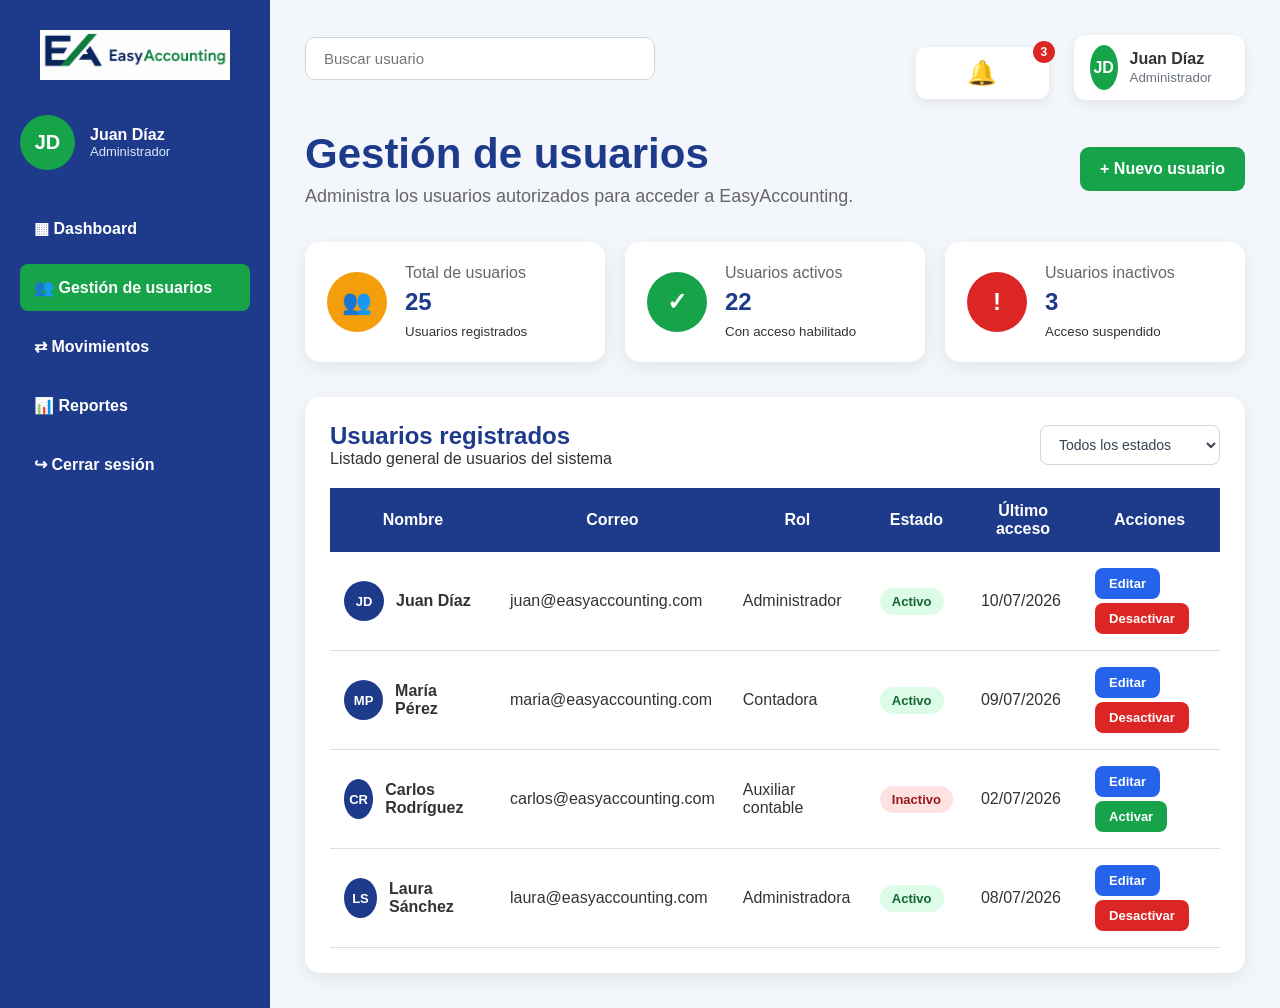
<file: usuarios.html>
<!DOCTYPE html>
<html lang="es">

<head>
    <meta charset="UTF-8">
    <meta name="viewport" content="width=device-width, initial-scale=1.0">

    <title>EasyAccounting | Gestión de usuarios</title>

    <link rel="stylesheet" href="styles.css">
</head>

<body class="dashboard-body">

    <div class="app-layout">

        <aside class="sidebar">

            <div class="sidebar-logo">
                <img src="img/logo.png" alt="Logo EasyAccounting">
            </div>

            <div class="usuario">
                <div class="avatar">JD</div>

                <div>
                    <strong>Juan Díaz</strong>
                    <span>Administrador</span>
                </div>
            </div>

            <nav class="sidebar-menu">

                <a href="dashboard.html">
                    <span>▦</span>
                    Dashboard
                </a>

                <a class="activo" href="usuarios.html">
                    <span>👥</span>
                    Gestión de usuarios
                </a>

                <a href="movimientos.html">
                    <span>⇄</span>
                    Movimientos
                </a>

                <a href="reportes.html">
                    <span>📊</span>
                    Reportes
                </a>

                <a href="index.html">
                    <span>↪</span>
                    Cerrar sesión
                </a>

            </nav>

        </aside>

        <main class="dashboard-main">

            <header class="topbar">

                <div class="topbar-busqueda">
                    <input
                        type="search"
                        placeholder="Buscar usuario"
                        aria-label="Buscar usuario"
                    >
                </div>

                <div class="topbar-acciones">

                    <button
                        class="notificacion"
                        type="button"
                        aria-label="Notificaciones"
                    >
                        🔔
                        <span>3</span>
                    </button>

                    <div class="perfil-usuario">
                        <div class="perfil-avatar">JD</div>

                        <div>
                            <strong>Juan Díaz</strong>
                            <small>Administrador</small>
                        </div>
                    </div>

                </div>

            </header>

            <section class="encabezado-dashboard">

                <div>
                    <h1>Gestión de usuarios</h1>

                    <p>
                        Administra los usuarios autorizados para acceder
                        a EasyAccounting.
                    </p>
                </div>

                <a class="boton-nuevo" href="registro.html">
                    + Nuevo usuario
                </a>

            </section>

            <section class="resumen-grid usuarios-resumen">

                <article class="resumen-card">

                    <div class="resumen-icon usuario-icon">👥</div>

                    <div>
                        <span>Total de usuarios</span>
                        <h2>25</h2>
                        <small>Usuarios registrados</small>
                    </div>

                </article>

                <article class="resumen-card">

                    <div class="resumen-icon ingreso-icon">✓</div>

                    <div>
                        <span>Usuarios activos</span>
                        <h2>22</h2>
                        <small>Con acceso habilitado</small>
                    </div>

                </article>

                <article class="resumen-card">

                    <div class="resumen-icon gasto-icon">!</div>

                    <div>
                        <span>Usuarios inactivos</span>
                        <h2>3</h2>
                        <small>Acceso suspendido</small>
                    </div>

                </article>

            </section>

            <section class="panel">

                <div class="panel-header">

                    <div>
                        <h2>Usuarios registrados</h2>
                        <span>Listado general de usuarios del sistema</span>
                    </div>

                    <select class="filtro-usuarios">
                        <option>Todos los estados</option>
                        <option>Activos</option>
                        <option>Inactivos</option>
                    </select>

                </div>

                <div class="tabla-responsive">

                    <table class="tabla-dashboard">

                        <thead>
                            <tr>
                                <th>Nombre</th>
                                <th>Correo</th>
                                <th>Rol</th>
                                <th>Estado</th>
                                <th>Último acceso</th>
                                <th>Acciones</th>
                            </tr>
                        </thead>

                        <tbody>

                            <tr>
                                <td>
                                    <div class="usuario-tabla">
                                        <div class="mini-avatar">JD</div>
                                        <strong>Juan Díaz</strong>
                                    </div>
                                </td>

                                <td>juan@easyaccounting.com</td>
                                <td>Administrador</td>

                                <td>
                                    <span class="estado-usuario activo-usuario">
                                        Activo
                                    </span>
                                </td>

                                <td>10/07/2026</td>

                                <td>
                                    <button class="boton-accion editar">
                                        Editar
                                    </button>

                                    <button class="boton-accion desactivar">
                                        Desactivar
                                    </button>
                                </td>
                            </tr>

                            <tr>
                                <td>
                                    <div class="usuario-tabla">
                                        <div class="mini-avatar">MP</div>
                                        <strong>María Pérez</strong>
                                    </div>
                                </td>

                                <td>maria@easyaccounting.com</td>
                                <td>Contadora</td>

                                <td>
                                    <span class="estado-usuario activo-usuario">
                                        Activo
                                    </span>
                                </td>

                                <td>09/07/2026</td>

                                <td>
                                    <button class="boton-accion editar">
                                        Editar
                                    </button>

                                    <button class="boton-accion desactivar">
                                        Desactivar
                                    </button>
                                </td>
                            </tr>

                            <tr>
                                <td>
                                    <div class="usuario-tabla">
                                        <div class="mini-avatar">CR</div>
                                        <strong>Carlos Rodríguez</strong>
                                    </div>
                                </td>

                                <td>carlos@easyaccounting.com</td>
                                <td>Auxiliar contable</td>

                                <td>
                                    <span class="estado-usuario inactivo-usuario">
                                        Inactivo
                                    </span>
                                </td>

                                <td>02/07/2026</td>

                                <td>
                                    <button class="boton-accion editar">
                                        Editar
                                    </button>

                                    <button class="boton-accion activar">
                                        Activar
                                    </button>
                                </td>
                            </tr>

                            <tr>
                                <td>
                                    <div class="usuario-tabla">
                                        <div class="mini-avatar">LS</div>
                                        <strong>Laura Sánchez</strong>
                                    </div>
                                </td>

                                <td>laura@easyaccounting.com</td>
                                <td>Administradora</td>

                                <td>
                                    <span class="estado-usuario activo-usuario">
                                        Activo
                                    </span>
                                </td>

                                <td>08/07/2026</td>

                                <td>
                                    <button class="boton-accion editar">
                                        Editar
                                    </button>

                                    <button class="boton-accion desactivar">
                                        Desactivar
                                    </button>
                                </td>
                            </tr>

                        </tbody>

                    </table>

                </div>

            </section>

        </main>

    </div>

<script src="script.js"></script>

</body>

</html>
</file>
<file: styles.css>
/* ===========================
   ESTILOS GENERALES
=========================== */

*{
    margin:0;
    padding:0;
    box-sizing:border-box;
    font-family:Arial, Helvetica, sans-serif;
}

body{
    background:#f4f6f9;
    color:#333;
}

/* ===========================
   BARRA DE NAVEGACIÓN
=========================== */

.navbar{
    background:#1E3A8A;
    display:flex;
    justify-content:space-between;
    align-items:center;
    padding:12px 60px;
}

.logo{
    display:flex;
    align-items:center;
}

.logo img{
    height:70px;
    width:auto;
    display:block;
    object-fit:contain;
}

.navbar nav a{
    color:white;
    text-decoration:none;
    margin-left:30px;
    font-size:18px;
    font-weight:bold;
    transition:.3s;
}

.navbar nav a:hover{
    color:#22c55e;
}

/* ===========================
   CONTENIDO PRINCIPAL
=========================== */

.hero{
    max-width:1200px;
    margin:60px auto;
    display:flex;
    justify-content:space-between;
    align-items:center;
    gap:60px;
    padding:20px;
}

.hero-text{
    width:50%;
}

.hero-text h1{
    color:#1E3A8A;
    font-size:58px;
    margin-bottom:25px;
}

.hero-text p{
    font-size:22px;
    line-height:1.8;
    margin-bottom:40px;
}

/* ===========================
   BOTONES
=========================== */

.btn-secundario{
    display:inline-block;
    background:#16A34A;
    color:white;
    text-decoration:none;
    padding:15px 40px;
    border-radius:8px;
    font-weight:bold;
    transition:.3s;
}

.btn-secundario:hover{
    background:#15803d;
}

/* ===========================
   FORMULARIO LOGIN
=========================== */

.login-box{
    width:500px;
    background:white;
    padding:40px;
    border-radius:15px;
    box-shadow:0 10px 25px rgba(0,0,0,.15);
}

.login-box h2{
    text-align:center;
    color:#1E3A8A;
    font-size:40px;
    margin-bottom:30px;
}

label{
    display:block;
    margin-top:18px;
    margin-bottom:8px;
    font-size:18px;
    font-weight:bold;
}

input{
    width:100%;
    padding:15px;
    border:1px solid #ccc;
    border-radius:8px;
    font-size:16px;
    margin-bottom:18px;
}

input:focus{
    outline:none;
    border-color:#1E3A8A;
}

button{
    width:100%;
    background:#1E3A8A;
    color:white;
    border:none;
    padding:15px;
    border-radius:8px;
    font-size:20px;
    font-weight:bold;
    cursor:pointer;
    margin-top:10px;
    transition:.3s;
}

button:hover{
    background:#16317a;
}

.login-box a{
    display:block;
    text-align:center;
    margin-top:20px;
    text-decoration:none;
    color:#16A34A;
    font-size:20px;
    font-weight:bold;
}

.login-box a:hover{
    text-decoration:underline;
}

/* ===========================
   PIE DE PÁGINA
=========================== */

footer{
    background:#1E3A8A;
    color:white;
    text-align:center;
    padding:20px;
    margin-top:60px;
    font-size:15px;
}

/* ===========================
   RESPONSIVE
=========================== */

@media(max-width:900px){

.hero{
    flex-direction:column;
    text-align:center;
}

.hero-text{
    width:100%;
}

.hero-text h1{
    font-size:42px;
}

.hero-text p{
    font-size:18px;
}

.login-box{
    width:100%;
}

.navbar{
    flex-direction:column;
    gap:20px;
}

.navbar nav a{
    margin:0 10px;
}

}
/*==================================================
                DASHBOARD
==================================================*/

.dashboard-body{
    background:#f3f6fb;
}

.app-layout{
    display:flex;
    min-height:100vh;
}

/*========== SIDEBAR ==========*/

.sidebar{
    width:270px;
    background:#1E3A8A;
    color:#fff;
    padding:30px 20px;
    display:flex;
    flex-direction:column;
}

.sidebar-logo{
    display:flex;
    justify-content:center;
    margin-bottom:35px;
}

.sidebar-logo img{
    width:190px;
    height:auto;
    display:block;
    object-fit:contain;
}

.usuario{
    display:flex;
    align-items:center;
    gap:15px;
    margin-bottom:35px;
}

.avatar{
    width:55px;
    height:55px;
    border-radius:50%;
    background:#16A34A;
    display:flex;
    justify-content:center;
    align-items:center;
    font-weight:bold;
    font-size:20px;
}

.usuario span{
    display:block;
    font-size:13px;
    color:#dbeafe;
}

.sidebar-menu{
    display:flex;
    flex-direction:column;
    gap:12px;
}

.sidebar-menu a{
    color:white;
    text-decoration:none;
    padding:14px;
    border-radius:8px;
    transition:.3s;
    font-weight:bold;
}

.sidebar-menu a:hover,
.sidebar-menu .activo{
    background:#16A34A;
}

/*========== CONTENIDO ==========*/

.dashboard-main{
    flex:1;
    padding:35px;
}

.dashboard-header{
    display:flex;
    justify-content:space-between;
    align-items:center;
    margin-bottom:35px;
}

.dashboard-header h1{
    color:#1E3A8A;
    font-size:36px;
}

.dashboard-header p{
    color:#666;
}

.fecha{
    background:white;
    padding:10px 18px;
    border-radius:8px;
    box-shadow:0 2px 10px rgba(0,0,0,.08);
}

/*========== TARJETAS ==========*/

.resumen-grid{
    display:grid;
    grid-template-columns:repeat(4,1fr);
    gap:20px;
    margin-bottom:35px;
}

.resumen-card{
    background:white;
    border-radius:15px;
    padding:22px;
    display:flex;
    gap:18px;
    align-items:center;
    box-shadow:0 5px 18px rgba(0,0,0,.08);
}

.resumen-icon{
    width:60px;
    height:60px;
    border-radius:50%;
    display:flex;
    justify-content:center;
    align-items:center;
    color:white;
    font-size:24px;
    font-weight:bold;
}

.ingreso-icon{
    background:#16A34A;
}

.gasto-icon{
    background:#DC2626;
}

.balance-icon{
    background:#2563EB;
}

.usuario-icon{
    background:#F59E0B;
}

.resumen-card span{
    color:#666;
}

.resumen-card h2{
    margin:6px 0;
    color:#1E3A8A;
}

/*========== COLUMNAS ==========*/

.dashboard-columns{
    display:grid;
    grid-template-columns:2fr 1fr;
    gap:25px;
    margin-bottom:30px;
}

.panel{
    background:white;
    border-radius:15px;
    padding:25px;
    box-shadow:0 5px 18px rgba(0,0,0,.08);
}

.panel-header{
    display:flex;
    justify-content:space-between;
    align-items:center;
    margin-bottom:20px;
}

.panel-header h2{
    color:#1E3A8A;
}

/*========== GRAFICO ==========*/

.barra-item{
    margin-bottom:18px;
}

.barra-item span{
    display:block;
    margin-bottom:6px;
}

.barra-fondo{
    width:100%;
    height:14px;
    background:#E5E7EB;
    border-radius:20px;
}

.barra{
    height:14px;
    border-radius:20px;
}

.ingreso-barra{
    background:#16A34A;
}

.gasto-barra{
    background:#DC2626;
}

/*========== ACCIONES ==========*/

.acciones-grid{
    display:grid;
    gap:15px;
}

.accion-card{
    border:1px solid #ddd;
    border-radius:10px;
    padding:18px;
    text-decoration:none;
    color:#333;
    transition:.3s;
}

.accion-card:hover{
    background:#1E3A8A;
    color:white;
}

/*========== TABLA ==========*/

.tabla-dashboard{
    width:100%;
    border-collapse:collapse;
}

.tabla-dashboard th{
    background:#1E3A8A;
    color:white;
    padding:14px;
}

.tabla-dashboard td{
    padding:14px;
    border-bottom:1px solid #ddd;
}

.tipo{
    color:white;
    padding:5px 12px;
    border-radius:20px;
    font-size:13px;
}

.ingreso{
    background:#16A34A;
}

.gasto{
    background:#DC2626;
}

.estado{
    color:#16A34A;
    font-weight:bold;
}
/* ==================================
   MOVIMIENTOS CONTABLES
================================== */

.movimientos-layout{
    display:grid;
    grid-template-columns:2fr 1fr;
    gap:25px;
    margin-bottom:30px;
}

.campo-formulario{
    margin-bottom:18px;
}

.campo-formulario label{
    display:block;
    margin-bottom:7px;
    font-weight:bold;
    color:#374151;
}

.campo-formulario input,
.campo-formulario select,
.campo-formulario textarea{
    width:100%;
    padding:12px;
    border:1px solid #d1d5db;
    border-radius:8px;
    font-size:15px;
    font-family:inherit;
}

.campo-formulario input:focus,
.campo-formulario select:focus,
.campo-formulario textarea:focus{
    outline:none;
    border-color:#1E3A8A;
    box-shadow:0 0 0 3px rgba(30,58,138,.12);
}

.boton-guardar{
    width:auto;
    min-width:220px;
    background:#16A34A;
}

.boton-guardar:hover{
    background:#15803d;
}

.boton-volver{
    background:#1E3A8A;
    color:white;
    text-decoration:none;
    padding:12px 18px;
    border-radius:8px;
    font-weight:bold;
}

.boton-volver:hover{
    background:#16317a;
}

.resumen-financiero{
    padding:20px;
    border-radius:12px;
    margin-bottom:18px;
}

.resumen-financiero span{
    display:block;
    margin-bottom:8px;
    color:#4b5563;
}

.resumen-financiero strong{
    font-size:28px;
}

.ingreso-resumen{
    background:#dcfce7;
    color:#166534;
}

.gasto-resumen{
    background:#fee2e2;
    color:#991b1b;
}

.balance-resumen{
    background:#dbeafe;
    color:#1e40af;
}

.informacion-adicional{
    background:#f3f4f6;
    padding:18px;
    border-radius:10px;
    margin-top:22px;
}

.informacion-adicional h3{
    color:#1E3A8A;
    margin-bottom:10px;
}

.buscador-tabla{
    width:260px;
    padding:10px 12px;
    border:1px solid #d1d5db;
    border-radius:8px;
}

.tabla-responsive{
    width:100%;
    overflow-x:auto;
}

@media(max-width:1000px){

    .resumen-grid{
        grid-template-columns:repeat(2,1fr);
    }

    .dashboard-columns,
    .movimientos-layout{
        grid-template-columns:1fr;
    }
}

@media(max-width:700px){

    .app-layout{
        display:block;
    }

    .sidebar{
        width:100%;
    }

    .dashboard-main{
        padding:20px;
    }

    .dashboard-header{
        align-items:flex-start;
        gap:18px;
        flex-direction:column;
    }

    .resumen-grid{
        grid-template-columns:1fr;
    }

    .buscador-tabla{
        width:100%;
    }

    .panel-header{
        align-items:flex-start;
        gap:15px;
        flex-direction:column;
    }
}
/*=========================================
        BARRA SUPERIOR DASHBOARD
=========================================*/

.topbar{
    display:flex;
    justify-content:space-between;
    align-items:center;
    margin-bottom:30px;
}

.topbar-busqueda input{
    width:350px;
    padding:12px 18px;
    border:1px solid #d1d5db;
    border-radius:10px;
    font-size:15px;
    background:white;
}

.topbar-busqueda input:focus{
    outline:none;
    border-color:#1E3A8A;
    box-shadow:0 0 0 3px rgba(30,58,138,.15);
}

.topbar-acciones{
    display:flex;
    align-items:center;
    gap:25px;
}

.notificacion{
    position:relative;
    background:white;
    border:none;
    font-size:24px;
    cursor:pointer;
    padding:12px;
    border-radius:10px;
    box-shadow:0 4px 12px rgba(0,0,0,.08);
}

.notificacion span{
    position:absolute;
    top:-6px;
    right:-6px;
    width:22px;
    height:22px;
    background:#DC2626;
    color:white;
    border-radius:50%;
    font-size:12px;
    display:flex;
    justify-content:center;
    align-items:center;
}

.perfil-usuario{
    display:flex;
    align-items:center;
    gap:12px;
    background:white;
    padding:10px 16px;
    border-radius:12px;
    box-shadow:0 4px 12px rgba(0,0,0,.08);
}

.perfil-avatar{
    width:45px;
    height:45px;
    border-radius:50%;
    background:#16A34A;
    color:white;
    display:flex;
    justify-content:center;
    align-items:center;
    font-weight:bold;
}

.perfil-usuario small{
    color:#6b7280;
}

.encabezado-dashboard{
    display:flex;
    justify-content:space-between;
    align-items:center;
    margin-bottom:35px;
}

.encabezado-dashboard h1{
    color:#1E3A8A;
    font-size:42px;
    margin-bottom:8px;
}

.encabezado-dashboard p{
    color:#666;
    font-size:18px;
}

/* ========= MEJORAS DASHBOARD ========= */

.encabezado-dashboard{
    margin-top:10px;
}

.contenedor-grafica{
    height:380px;
}

.dashboard-columns{
    grid-template-columns:2.2fr 1fr;
}

.resumen-card{
    transition:transform .25s ease, box-shadow .25s ease;
}

.resumen-card:hover{
    transform:translateY(-4px);
    box-shadow:0 12px 24px rgba(0,0,0,.12);
}

/* =========================================
   GESTIÓN DE USUARIOS
========================================= */

.usuarios-resumen{
    grid-template-columns:repeat(3, 1fr);
}

.boton-nuevo{
    display:inline-block;
    background:#16A34A;
    color:white;
    text-decoration:none;
    padding:13px 20px;
    border-radius:9px;
    font-weight:bold;
    transition:.25s;
}

.boton-nuevo:hover{
    background:#15803d;
    transform:translateY(-2px);
}

.filtro-usuarios{
    width:auto;
    min-width:180px;
    padding:10px 14px;
    border:1px solid #d1d5db;
    border-radius:8px;
    background:white;
    color:#374151;
    font-size:14px;
}

.usuario-tabla{
    display:flex;
    align-items:center;
    gap:12px;
}

.mini-avatar{
    width:38px;
    height:38px;
    border-radius:50%;
    background:#1E3A8A;
    color:white;
    display:flex;
    justify-content:center;
    align-items:center;
    font-size:13px;
    font-weight:bold;
}

.estado-usuario{
    display:inline-block;
    padding:6px 12px;
    border-radius:20px;
    font-size:13px;
    font-weight:bold;
}

.activo-usuario{
    background:#DCFCE7;
    color:#166534;
}

.inactivo-usuario{
    background:#FEE2E2;
    color:#991B1B;
}

.boton-accion{
    width:auto;
    margin:2px;
    padding:7px 11px;
    border-radius:6px;
    font-size:13px;
}

.editar{
    background:#2563EB;
}

.editar:hover{
    background:#1D4ED8;
}

.desactivar{
    background:#DC2626;
}

.desactivar:hover{
    background:#B91C1C;
}

.activar{
    background:#16A34A;
}

.activar:hover{
    background:#15803D;
}

@media(max-width:1000px){

    .usuarios-resumen{
        grid-template-columns:1fr;
    }
}

@media(max-width:700px){

    .boton-nuevo{
        width:100%;
        text-align:center;
    }

    .filtro-usuarios{
        width:100%;
    }

    .boton-accion{
        display:block;
        width:100%;
        margin:5px 0;
    }
}

/* =========================================
   REPORTES FINANCIEROS
========================================= */

.reportes-resumen{
    grid-template-columns:repeat(3, 1fr);
}

.grafico-reportes{
    display:grid;
    gap:24px;
}

.indicador-item{
    display:grid;
    gap:10px;
}

.indicador-texto{
    display:flex;
    justify-content:space-between;
    align-items:center;
}

.indicador-texto span{
    color:#4b5563;
    font-weight:bold;
}

.indicador-texto strong{
    color:#1E3A8A;
    font-size:18px;
}

.balance-barra{
    background:#2563EB;
}

.acciones-reportes{
    display:grid;
    gap:15px;
}

.boton-reporte{
    width:100%;
    padding:14px;
    border:none;
    border-radius:8px;
    color:white;
    font-weight:bold;
    cursor:pointer;
    transition:.25s;
}

.boton-reporte:hover{
    transform:translateY(-2px);
}

.boton-reporte.pdf{
    background:#DC2626;
}

.boton-reporte.pdf:hover{
    background:#B91C1C;
}

.boton-reporte.excel{
    background:#16A34A;
}

.boton-reporte.excel:hover{
    background:#15803D;
}

.boton-reporte.imprimir{
    background:#1E3A8A;
}

.boton-reporte.imprimir:hover{
    background:#16317A;
}

@media(max-width:1000px){

    .reportes-resumen{
        grid-template-columns:1fr;
    }
}

/*==========================================
            FACTURACIÓN
==========================================*/

.facturas-resumen{
    grid-template-columns:repeat(3,1fr);
}

.estado-factura{
    display:inline-block;
    padding:6px 12px;
    border-radius:20px;
    font-size:13px;
    font-weight:bold;
}

.pagada{
    background:#DCFCE7;
    color:#166534;
}

.pendiente{
    background:#FEF3C7;
    color:#92400E;
}

.vencida{
    background:#FEE2E2;
    color:#991B1B;
}

@media(max-width:1000px){

    .facturas-resumen{
        grid-template-columns:1fr;
    }

}

/*==================================
            CLIENTES
==================================*/

.clientes-resumen{
    margin-bottom:30px;
}

.usuario-tabla{
    display:flex;
    align-items:center;
    gap:12px;
}

.mini-avatar{
    width:40px;
    height:40px;
    border-radius:50%;
    background:#1E3A8A;
    color:white;
    display:flex;
    justify-content:center;
    align-items:center;
    font-weight:bold;
}

.estado-cliente{
    padding:6px 14px;
    border-radius:20px;
    font-size:13px;
    font-weight:bold;
}

.cliente-activo{
    background:#DCFCE7;
    color:#15803D;
}

.cliente-inactivo{
    background:#FEE2E2;
    color:#B91C1C;
}

.boton-accion{
    border:none;
    padding:8px 14px;
    border-radius:8px;
    cursor:pointer;
    font-weight:bold;
    color:white;
    margin-right:6px;
}

.editar{
    background:#2563EB;
}

.activar{
    background:#16A34A;
}

.desactivar{
    background:#DC2626;
}

.boton-accion:hover{
    opacity:.9;
}

/* =========================================
   CONFIGURACIÓN
========================================= */

.configuracion-grid{
    display:grid;
    grid-template-columns:repeat(2, minmax(0, 1fr));
    gap:25px;
}

.formulario-configuracion{
    display:grid;
    grid-template-columns:repeat(2, minmax(0, 1fr));
    gap:18px;
}

.preferencias-lista,
.seguridad-lista{
    display:grid;
    gap:18px;
}

.preferencia-item,
.seguridad-item{
    display:flex;
    justify-content:space-between;
    align-items:center;
    gap:20px;
    padding:16px;
    border:1px solid #e5e7eb;
    border-radius:10px;
    background:#f9fafb;
}

.preferencia-item strong,
.seguridad-item strong{
    display:block;
    color:#1E3A8A;
    margin-bottom:5px;
}

.preferencia-item span,
.seguridad-item span{
    color:#6b7280;
    font-size:14px;
}

.preferencia-item select{
    width:auto;
    min-width:190px;
    padding:10px 12px;
    border:1px solid #d1d5db;
    border-radius:8px;
    background:white;
}

.preferencia-item input[type="checkbox"]{
    width:22px;
    height:22px;
    margin:0;
    accent-color:#16A34A;
}

.boton-secundario-config{
    width:auto;
    min-width:110px;
    margin:0;
    padding:10px 16px;
    font-size:14px;
    background:#1E3A8A;
}

.boton-secundario-config:hover{
    background:#16317A;
}

.informacion-sistema{
    display:grid;
    gap:14px;
}

.informacion-sistema p{
    padding-bottom:12px;
    border-bottom:1px solid #e5e7eb;
}

.informacion-sistema p:last-child{
    border-bottom:none;
}

@media(max-width:1000px){

    .configuracion-grid{
        grid-template-columns:1fr;
    }
}

@media(max-width:700px){

    .formulario-configuracion{
        grid-template-columns:1fr;
    }

    .preferencia-item,
    .seguridad-item{
        align-items:flex-start;
        flex-direction:column;
    }

    .preferencia-item select,
    .boton-secundario-config{
        width:100%;
    }
}
/* ==================================================
   PÁGINA DE INICIO PROFESIONAL
================================================== */

.inicio-body{
    min-height:100vh;
    background:
        radial-gradient(
            circle at 0 40%,
            rgba(30,58,138,.08),
            transparent 36%
        ),
        linear-gradient(135deg, #f8fbff 0%, #edf3fc 100%);
    color:#182033;
    overflow-x:hidden;
}

/* Encabezado */

.inicio-navbar{
    width:100%;
    height:86px;
    display:flex;
    align-items:center;
    justify-content:space-between;
    padding-right:55px;
    background:#0B318F;
}

.inicio-logo{
    width:385px;
    height:86px;
    display:flex;
    align-items:center;
    padding-left:42px;
    background:#ffffff;
    border-bottom-right-radius:64px;
}

.inicio-logo img{
    width:250px;
    height:auto;
    display:block;
    object-fit:contain;
}

.inicio-navbar nav{
    display:flex;
    align-items:center;
    gap:48px;
}

.inicio-navbar nav a{
    color:#ffffff;
    text-decoration:none;
    font-size:17px;
    font-weight:700;
    transition:.25s;
}

.inicio-navbar nav a:hover,
.inicio-navbar nav .enlace-activo{
    color:#86efac;
}

/* Contenido principal */

.inicio-hero{
    min-height:calc(100vh - 86px);
    max-width:1500px;
    margin:0 auto;
    display:grid;
    grid-template-columns:minmax(0, 1.05fr) minmax(460px, .95fr);
    align-items:center;
    gap:70px;
    padding:40px 70px 55px;
}

/* Sección izquierda */

.inicio-presentacion{
    max-width:700px;
}

.logo-principal{
    width:330px;
    max-width:100%;
    height:auto;
    display:block;
    object-fit:contain;
    margin:0 0 14px;
}

.linea-verde{
    width:88px;
    height:5px;
    margin:16px 0 25px;
    border-radius:20px;
    background:#16a34a;
}

.inicio-presentacion h1{
    margin:0;
    color:#12388e;
    font-size:54px;
    line-height:1.12;
    letter-spacing:-1px;
}

.descripcion-inicio{
    max-width:640px;
    margin-top:20px;
    color:#2f3642;
    font-size:19px;
    line-height:1.65;
}

.beneficios{
    display:grid;
    grid-template-columns:repeat(3, 1fr);
    gap:28px;
    margin-top:34px;
}

.beneficio{
    display:flex;
    align-items:flex-start;
    gap:13px;
}

.beneficio-icono{
    min-width:62px;
    height:62px;
    display:flex;
    align-items:center;
    justify-content:center;
    border-radius:14px;
    background:#ffffff;
    color:#16a34a;
    font-size:30px;
    font-weight:bold;
    box-shadow:0 10px 24px rgba(30,58,138,.12);
}

.beneficio h3{
    margin:4px 0 7px;
    color:#12388e;
    font-size:17px;
}

.beneficio p{
    color:#3b4350;
    font-size:14px;
    line-height:1.5;
}

/* Formulario */

.inicio-login{
    width:100%;
    max-width:560px;
    justify-self:end;
    padding:44px 40px 38px;
    border-radius:22px;
    background:rgba(255,255,255,.97);
    box-shadow:0 20px 48px rgba(15,45,105,.15);
}

.inicio-login h2{
    margin:0 0 32px;
    text-align:center;
    color:#12388e;
    font-size:40px;
}

.campo-login{
    margin-bottom:21px;
}

.campo-login label{
    display:block;
    margin:0 0 9px;
    color:#171717;
    font-size:16px;
    font-weight:700;
}

.input-login{
    min-height:60px;
    display:flex;
    align-items:center;
    gap:13px;
    padding:0 16px;
    border:1px solid #cbd5e1;
    border-radius:9px;
    background:#ffffff;
}

.input-login:focus-within{
    border-color:#12388e;
    box-shadow:0 0 0 4px rgba(18,56,142,.12);
}

.input-login > span{
    color:#4b5563;
    font-size:23px;
}

.input-login input{
    flex:1;
    width:100%;
    margin:0;
    padding:16px 0;
    border:none;
    outline:none;
    background:transparent;
    font-size:16px;
}

.mostrar-contrasena{
    width:auto;
    margin:0;
    padding:7px;
    background:transparent;
    color:#4b5563;
    font-size:22px;
}

.mostrar-contrasena:hover{
    background:#f1f5f9;
}

.boton-login{
    width:100%;
    min-height:60px;
    display:flex;
    align-items:center;
    justify-content:center;
    gap:12px;
    margin-top:7px;
    border-radius:8px;
    background:#0a3694;
    font-size:18px;
}

.boton-login:hover{
    background:#062d80;
}

.recuperar-enlace{
    display:block;
    margin:21px 0;
    text-align:center;
    color:#159a3b;
    text-decoration:none;
    font-size:16px;
    font-weight:700;
}

.recuperar-enlace:hover{
    text-decoration:underline;
}

.separador-registro{
    display:flex;
    align-items:center;
    gap:16px;
    margin:17px 0 21px;
    color:#4b5563;
}

.separador-registro::before,
.separador-registro::after{
    content:"";
    flex:1;
    height:1px;
    background:#cbd5e1;
}

.separador-registro span{
    white-space:nowrap;
}

.boton-crear-cuenta{
    min-height:60px;
    display:flex;
    align-items:center;
    justify-content:center;
    gap:12px;
    border:1.5px solid #16a34a;
    border-radius:8px;
    color:#159a3b;
    text-decoration:none;
    font-size:18px;
    font-weight:700;
    transition:.25s;
}

.boton-crear-cuenta:hover{
    background:#16a34a;
    color:#ffffff;
}

/* Responsive */

@media(max-width:1100px){

    .inicio-navbar{
        padding-right:30px;
    }

    .inicio-logo{
        width:340px;
        padding-left:30px;
    }

    .inicio-logo img{
        width:220px;
    }

    .inicio-navbar nav{
        gap:26px;
    }

    .inicio-hero{
        grid-template-columns:1fr;
        gap:42px;
        padding:38px 35px 60px;
    }

    .inicio-login{
        justify-self:center;
        max-width:630px;
    }
}

@media(max-width:760px){

    .inicio-navbar{
        height:auto;
        flex-direction:column;
        padding:0 18px 22px;
    }

    .inicio-logo{
        width:calc(100% + 36px);
        height:92px;
        justify-content:center;
        padding:0;
        border-bottom-right-radius:42px;
    }

    .inicio-logo img{
        width:220px;
    }

    .inicio-navbar nav{
        flex-wrap:wrap;
        justify-content:center;
        gap:17px 22px;
        margin-top:20px;
    }

    .inicio-navbar nav a{
        font-size:14px;
    }

    .inicio-hero{
        min-height:auto;
        padding:32px 18px 50px;
    }

    .inicio-presentacion{
        text-align:center;
    }

    .logo-principal{
        width:275px;
        margin-left:auto;
        margin-right:auto;
    }

    .linea-verde{
        margin-left:auto;
        margin-right:auto;
    }

    .inicio-presentacion h1{
        font-size:39px;
    }

    .descripcion-inicio{
        font-size:16px;
    }

    .beneficios{
        grid-template-columns:1fr;
        max-width:390px;
        margin-left:auto;
        margin-right:auto;
        text-align:left;
    }

    .inicio-login{
        padding:34px 21px 28px;
    }

    .inicio-login h2{
        font-size:32px;
    }
}/* ==================================================
   PÁGINA DE REGISTRO
================================================== */

.registro-body{
    min-height:100vh;
    background:
        radial-gradient(
            circle at 0 40%,
            rgba(30,58,138,.08),
            transparent 36%
        ),
        linear-gradient(
            135deg,
            #f8fbff 0%,
            #edf3fc 100%
        );
    color:#182033;
    overflow-x:hidden;
}

/* Contenedor */

.registro-contenedor{
    min-height:calc(100vh - 86px);
    display:flex;
    align-items:center;
    justify-content:center;
    padding:48px 24px 70px;
}

/* Tarjeta */

.registro-tarjeta{
    width:100%;
    max-width:960px;
    padding:46px 46px 38px;
    background:rgba(255,255,255,.97);
    border-radius:22px;
    box-shadow:0 20px 48px rgba(15,45,105,.15);
}

/* Encabezado */

.registro-encabezado{
    padding-bottom:28px;
    margin-bottom:32px;
    text-align:center;
    border-bottom:1px solid #dbe2ec;
}

.registro-encabezado h1{
    margin:0 0 10px;
    color:#12388e;
    font-size:42px;
}

.registro-encabezado p{
    margin:0;
    color:#64748b;
    font-size:18px;
}

/* Formulario */

.registro-formulario{
    display:grid;
    grid-template-columns:repeat(2, minmax(0, 1fr));
    gap:26px 30px;
}

.registro-campo{
    min-width:0;
}

.registro-campo-completo{
    grid-column:1 / -1;
}

.registro-campo label{
    display:block;
    margin:0 0 9px;
    color:#172033;
    font-size:16px;
    font-weight:700;
}

/* Inputs */

.registro-input{
    min-height:62px;
    display:flex;
    align-items:center;
    gap:13px;
    padding:0 16px;
    border:1px solid #cbd5e1;
    border-radius:9px;
    background:#ffffff;
    transition:.25s;
}

.registro-input:focus-within{
    border-color:#12388e;
    box-shadow:0 0 0 4px rgba(18,56,142,.12);
}

.registro-input > span{
    flex:0 0 auto;
    color:#526078;
    font-size:23px;
}

.registro-input input,
.registro-input select{
    flex:1;
    width:100%;
    margin:0;
    padding:17px 0;
    border:none;
    outline:none;
    background:transparent;
    color:#253047;
    font-family:inherit;
    font-size:16px;
}

.registro-input select{
    cursor:pointer;
}

/* Botón mostrar contraseña */

.registro-ver-clave{
    width:auto;
    margin:0;
    padding:7px;
    border:none;
    background:transparent;
    color:#526078;
    font-size:22px;
}

.registro-ver-clave:hover{
    background:#f1f5f9;
}

/* Mensaje informativo */

.registro-ayuda{
    display:flex;
    align-items:center;
    gap:14px;
    padding:17px 18px;
    border:1px solid #bfdbfe;
    border-radius:9px;
    background:#eff6ff;
    color:#1d4ed8;
}

.registro-ayuda > span{
    width:28px;
    height:28px;
    display:flex;
    align-items:center;
    justify-content:center;
    flex:0 0 auto;
    border-radius:50%;
    background:#2563eb;
    color:#ffffff;
    font-weight:bold;
}

.registro-ayuda p{
    margin:0;
    line-height:1.5;
}

/* Botón principal */

.registro-boton{
    min-height:62px;
    display:flex;
    align-items:center;
    justify-content:center;
    gap:12px;
    margin:0;
    border:none;
    border-radius:8px;
    background:#0a3694;
    color:#ffffff;
    font-size:19px;
    font-weight:700;
    cursor:pointer;
    transition:.25s;
}

.registro-boton:hover{
    background:#062d80;
    transform:translateY(-1px);
}

/* Enlace de iniciar sesión */

.registro-iniciar{
    margin:28px 0 0;
    text-align:center;
    color:#64748b;
    font-size:16px;
}

.registro-iniciar a{
    color:#16a34a;
    text-decoration:none;
    font-weight:700;
}

.registro-iniciar a:hover{
    text-decoration:underline;
}

/* Responsive */

@media(max-width:760px){

    .registro-contenedor{
        min-height:auto;
        padding:32px 16px 50px;
    }

    .registro-tarjeta{
        padding:34px 20px 28px;
    }

    .registro-encabezado h1{
        font-size:34px;
    }

    .registro-encabezado p{
        font-size:16px;
    }

    .registro-formulario{
        grid-template-columns:1fr;
        gap:21px;
    }

    .registro-campo-completo{
        grid-column:auto;
    }
}/* ==================================================
   PÁGINA DE ERROR
================================================== */

.error-body{
    min-height:100vh;
    display:flex;
    flex-direction:column;
    background:
        radial-gradient(
            circle at 0 40%,
            rgba(30,58,138,.08),
            transparent 36%
        ),
        linear-gradient(
            135deg,
            #f8fbff 0%,
            #edf3fc 100%
        );
    color:#182033;
    overflow-x:hidden;
}

/* Contenedor principal */

.error-contenedor{
    flex:1;
    display:flex;
    align-items:center;
    justify-content:center;
    padding:52px 24px 70px;
}

/* Tarjeta */

.error-tarjeta{
    width:100%;
    max-width:760px;
    padding:52px 54px 42px;
    text-align:center;
    background:rgba(255,255,255,.97);
    border-radius:22px;
    box-shadow:0 20px 48px rgba(15,45,105,.15);
}

/* Icono */

.error-icono{
    width:110px;
    height:110px;
    margin:0 auto 28px;
    display:flex;
    align-items:center;
    justify-content:center;
    border:2px solid #fca5a5;
    border-radius:50%;
    background:#fee2e2;
    color:#dc2626;
    font-size:62px;
    font-weight:bold;
}

/* Título */

.error-tarjeta h1{
    margin:0 0 16px;
    color:#12388e;
    font-size:42px;
}

/* Mensaje */

.error-mensaje{
    margin:0;
    color:#475569;
    font-size:19px;
    line-height:1.65;
}

/* Separador */

.error-separador{
    width:100%;
    height:1px;
    margin:30px 0;
    background:#dbe2ec;
}

/* Botón */

.error-boton{
    min-height:62px;
    display:flex;
    align-items:center;
    justify-content:center;
    gap:14px;
    width:100%;
    border-radius:9px;
    background:#0a3694;
    color:#ffffff;
    text-decoration:none;
    font-size:19px;
    font-weight:700;
    transition:.25s;
}

.error-boton:hover{
    background:#062d80;
    transform:translateY(-1px);
}

/* Ayuda */

.error-ayuda{
    margin:28px 0 0;
    color:#475569;
    font-size:16px;
}

.error-ayuda > span{
    width:26px;
    height:26px;
    display:inline-flex;
    align-items:center;
    justify-content:center;
    margin-right:8px;
    border:2px solid #1d4ed8;
    border-radius:50%;
    color:#1d4ed8;
    font-weight:bold;
}

.error-ayuda strong{
    color:#16a34a;
}

/* Pie de página */

.error-footer{
    margin:0;
    padding:26px 20px;
    background:#0b318f;
    color:#ffffff;
    text-align:center;
    font-size:15px;
    line-height:1.5;
}

.error-footer p{
    margin:2px 0;
}

/* Responsive */

@media(max-width:760px){

    .error-contenedor{
        padding:34px 16px 50px;
    }

    .error-tarjeta{
        padding:38px 22px 32px;
    }

    .error-icono{
        width:90px;
        height:90px;
        font-size:50px;
    }

    .error-tarjeta h1{
        font-size:34px;
    }

    .error-mensaje{
        font-size:17px;
    }

    .error-boton{
        font-size:17px;
    }
}
</file>
